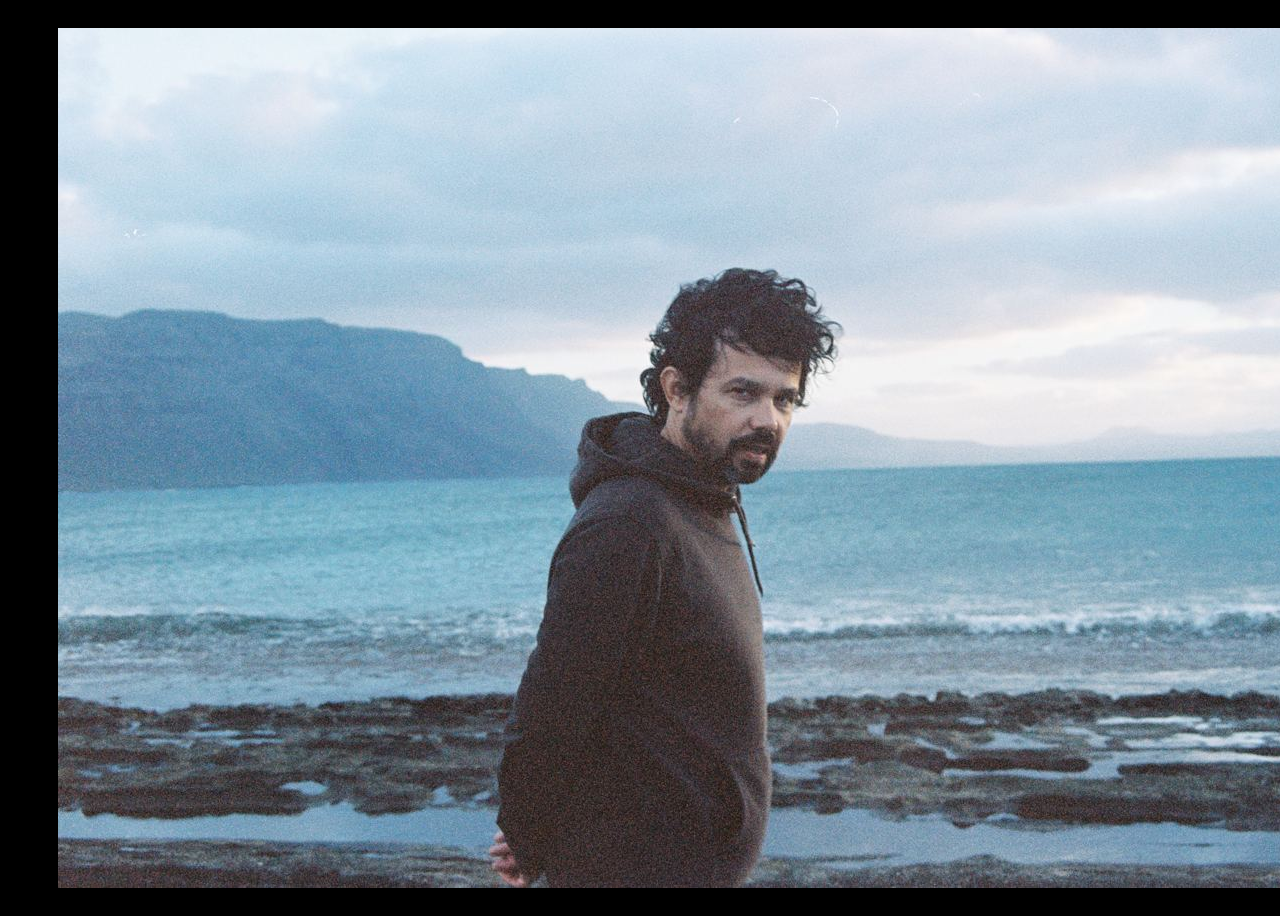
<file: index.html>
<!DOCTYPE html>
<html>
<body bgcolor="black">
    <a href="maya_unsuited">
        <img src="img/alex.jpg" alt="Alex Soares Duarte" style="vertical-align:middle;margin:20px 50px">
    </a>
</body>
</html>
</file>
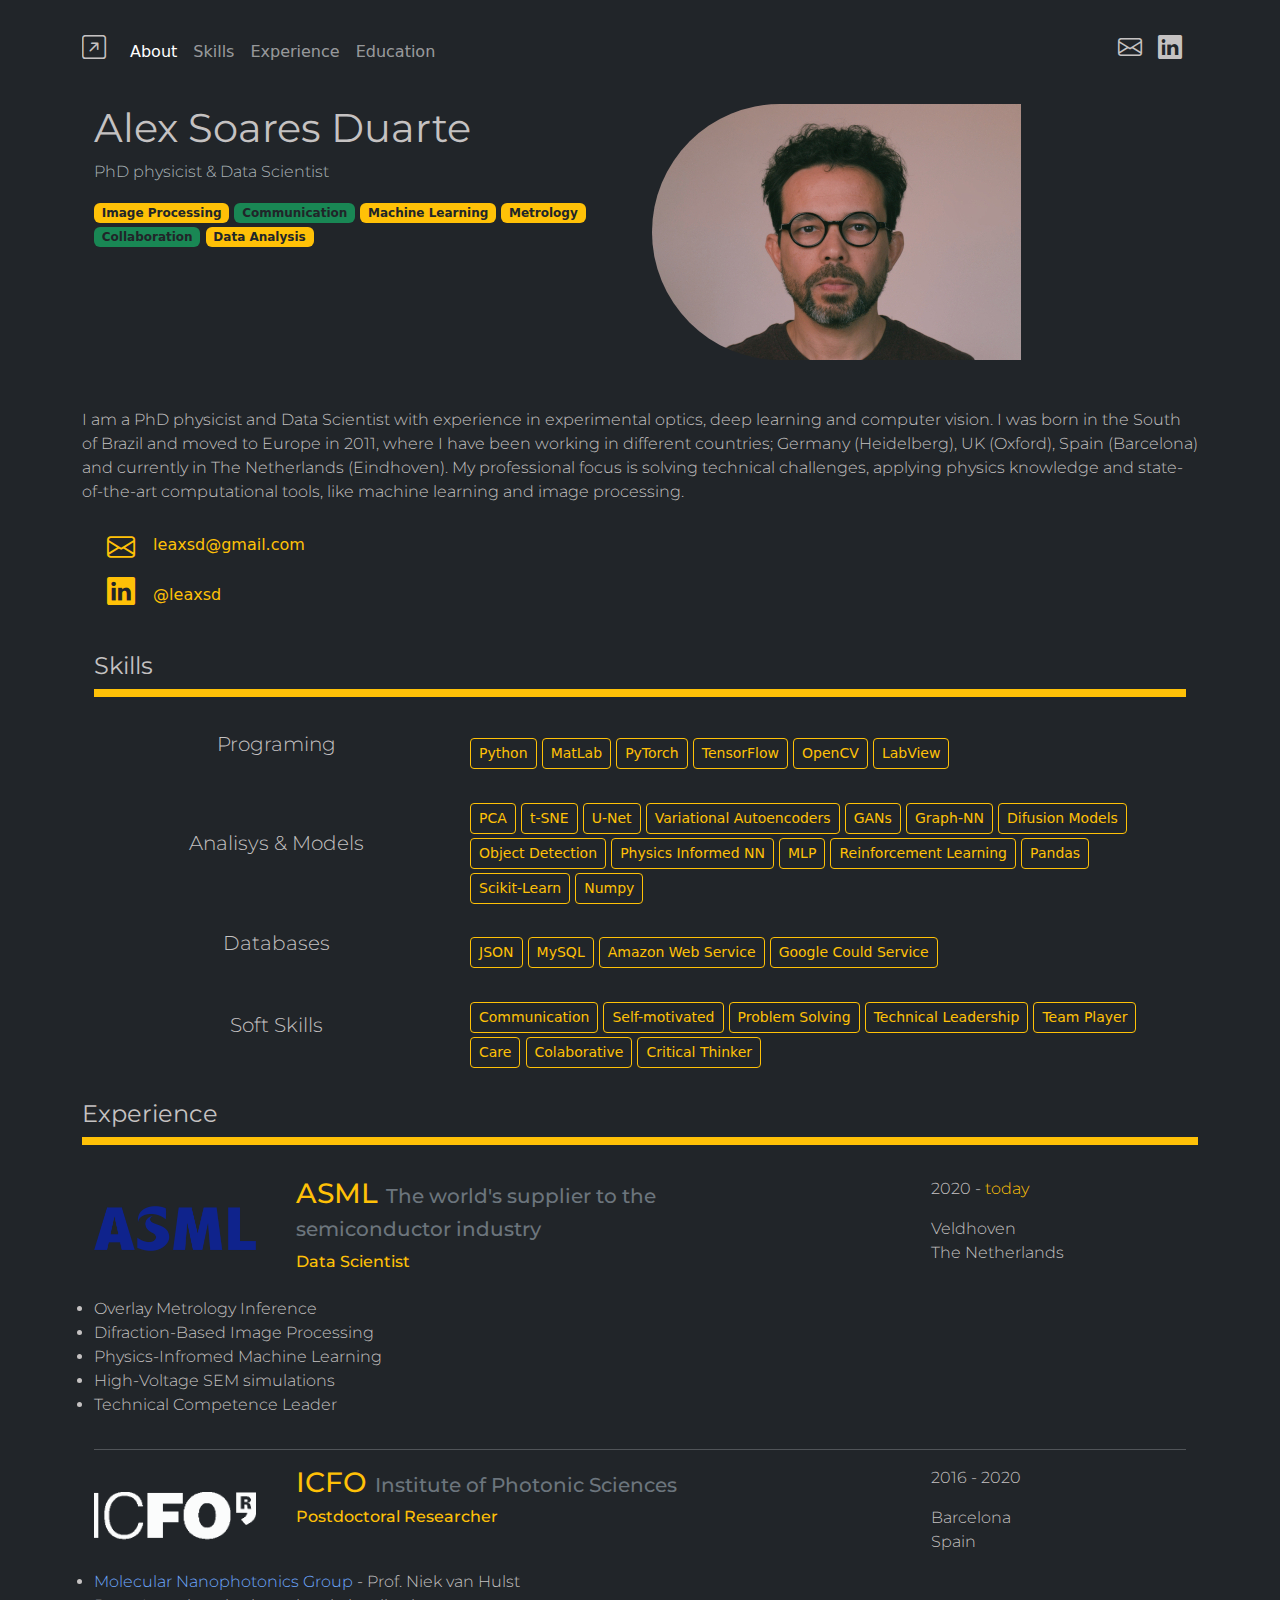
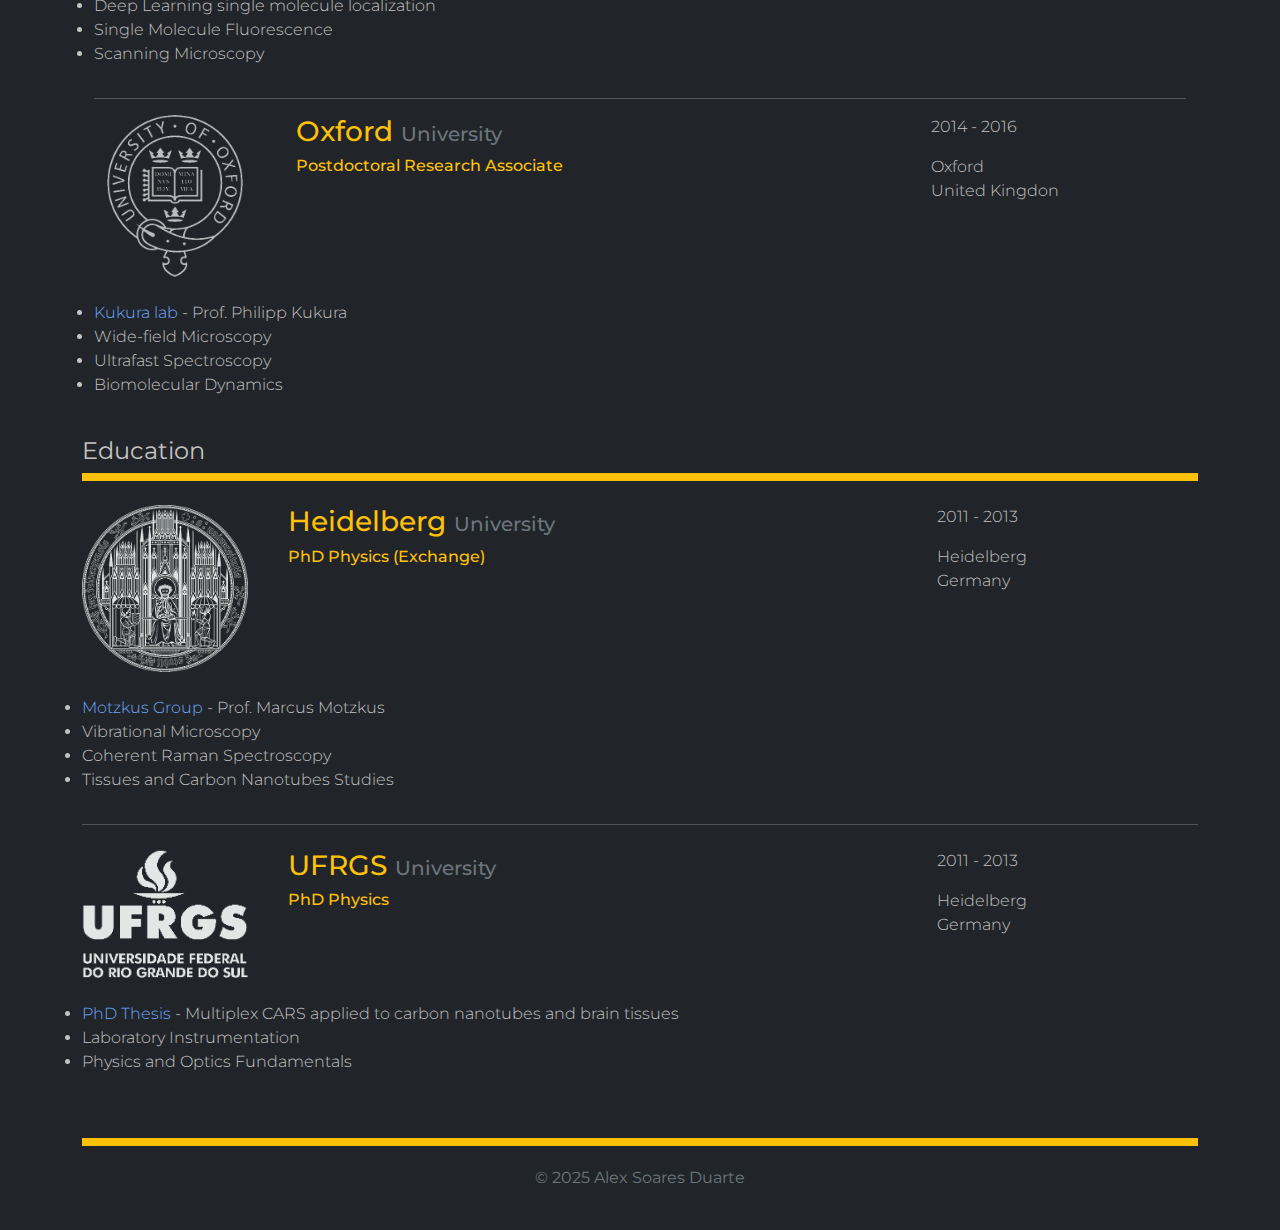
<file: eng/index.html>
<!doctype html>
<html lang="en" data-bs-theme="dark">
<meta charset="utf-8">
<meta name="viewport" content="width=device-width, initial-scale=1">
<meta name="description" content="physicist and data scientist">
<meta name="author" content="Alex Soares duarte">
<meta name="generator" content="Alex Soares Duarte">

<title>Alex Soares Duarte</title>

<head>
  <link rel="canonical" href="https://leaxsd.com/eng">
  <link rel="preconnect" href="https://fonts.googleapis.com">
  <link rel="preconnect" href="https://fonts.gstatic.com" crossorigin>
  <link
    href="https://fonts.googleapis.com/css2?family=Comfortaa:wght@300..700&family=DM+Serif+Display:ital@0;1&family=Montserrat:ital,wght@0,100..900;1,100..900&family=Roboto+Condensed:ital,wght@0,100..900;1,100..900&display=swap"
    rel="stylesheet">

  <link rel="icon" type="image/x-icon" href="./img/favicon.ico">
  <link rel="stylesheet" href="css/styles.css">

  <!-- Bootstrap Font Icon CSS -->
  <link rel="stylesheet" href="https://cdn.jsdelivr.net/npm/bootstrap-icons@1.11.3/font/bootstrap-icons.min.css">
  <link href="./assets/dist/css/bootstrap.min.css" rel="stylesheet">
</head>

<body data-bs-theme="dark">

  <div class="container py-4">

    <nav class="navbar navbar-expand sticky-top navbar-dark bg-dark">
      <a class="bi bi-arrow-up-right-square h4 me-3"></a>
      <button class="navbar-toggler" type="button" data-toggle="collapse" data-target="#navbarNavAltMarkup"
        aria-controls="navbarNavAltMarkup" aria-expanded="false" aria-label="Toggle navigation">
        <span class="navbar-toggler-icon"></span>
      </button>
      <div class="collapse navbar-collapse" id="navbarNavAltMarkup">
        <div class="navbar-nav">
          <a class="nav-item nav-link active" href="#about">About</a>
          <a class="nav-item nav-link" href="#skills">Skills</a>
          <a class="nav-item nav-link" href="#experience">Experience</a>
          <a class="nav-item nav-link" href="#education">Education</a>
        </div>
      </div>
      <a href="" class="bi bi-envelope h4 me-3" target="_blank" onclick="copyEmail('leaxsd@gmail.com')"></button>
        <a href="https://www.linkedin.com/in/leaxsd/" class="bi bi-linkedin h4 me-3"></a>
    </nav>

    <!-- About -->

    <section id="about">
      <div class="container py-4">
        <div class="row">
          <div class="col-6">
            <h1 class="display-6 montserrat fw-normal">Alex Soares Duarte </h1>
            <p class="montserrat text-muted"> PhD physicist &amp; Data Scientist </p>
            <span class="badge bg-warning text-dark">Image Processing</span>
            <span class="badge bg-success text-dark">Communication</span>
            <span class="badge bg-warning text-dark">Machine Learning</span>
            <span class="badge bg-warning text-dark">Metrology</span>
            <span class="badge bg-success text-dark">Collaboration</span>
            <span class="badge bg-warning text-dark">Data Analysis</span>
          </div>
          <div class="col-6">
            <img src="img/alex.jpg" class="rounded-start-pill w-auto">
          </div>
        </div>
      </div>

      <p class="montserrat mt-4">
        I am a PhD physicist and Data Scientist with experience in experimental optics, deep learning and computer
        vision. I was born in the South of Brazil and moved to Europe in 2011, where I have been working in different
        countries; Germany (Heidelberg), UK (Oxford), Spain (Barcelona) and currently in The Netherlands (Eindhoven). My
        professional focus is solving technical challenges, applying physics knowledge and state-of-the-art
        computational tools, like machine learning and image processing.
      </p>

      <div class="container">

        <div class="row pb-0">
          <a href="" class="text-decoration-none" title="leaxsd@gmail.com" onclick="copyEmail('leaxsd@gmail.com')">
            <button type="button" class="btn text-warning bi bi-envelope fs-3 align-middle pb-0"></button>
            <span class="text-warning fs-6 align-middle text-decoration-none pb-0">leaxsd@gmail.com</span>
          </a>
        </div>

        <div class="row pt-0">
          <a href="https://www.linkedin.com/in/leaxsd/" target="_blank" class="text-decoration-none pt-0"
            title="@leaxsd">
            <button type="button" class="btn text-warning bi bi-linkedin fs-3 align-middle pt-0"></button>
            <span class="text-warning fs-6">@leaxsd</span>
          </a>
        </div>

      </div>

    </section>

    <!-- Skills -->

    <section id="skills">
      <div class="container py-2 mt-4">
        <h4 class="montserrat fw-normal"> Skills </h4>
        <div class="divider py-1 bg-warning"></div>

        <div class="container py-4 mt-2">
          <div class="row">
            <div class="col-4 align-content-center">
              <p class="montserrat align-content-center text-center fs-5"> Programing </p>
            </div>
            <div class="col-8 align-content-center">
              <button type="button" class="btn btn-outline-warning btn-sm mt-1 me-0">Python</button>
              <button type="button" class="btn btn-outline-warning btn-sm mt-1 me-0">MatLab</button>
              <button type="button" class="btn btn-outline-warning btn-sm mt-1 me-0">PyTorch</button>
              <button type="button" class="btn btn-outline-warning btn-sm mt-1 me-0">TensorFlow</button>
              <button type="button" class="btn btn-outline-warning btn-sm mt-1 me-0">OpenCV</button>
              <button type="button" class="btn btn-outline-warning btn-sm mt-1 me-0">LabView</button>
            </div>
          </div>
          <div class="row mt-4">
            <div class="col-4 align-content-center">
              <p class="montserrat align-content-center text-center fs-5"> Analisys &amp; Models </p>
            </div>
            <div class="col-8 align-content-center">
              <button type="button" class="btn btn-outline-warning btn-sm mt-1 me-0">PCA</button>
              <button type="button" class="btn btn-outline-warning btn-sm mt-1 me-0">t-SNE</button>
              <button type="button" class="btn btn-outline-warning btn-sm mt-1 me-0">U-Net</button>
              <button type="button" class="btn btn-outline-warning btn-sm mt-1 me-0">Variational Autoencoders</button>
              <button type="button" class="btn btn-outline-warning btn-sm mt-1 me-0">GANs</button>
              <button type="button" class="btn btn-outline-warning btn-sm mt-1 me-0">Graph-NN</button>
              <button type="button" class="btn btn-outline-warning btn-sm mt-1 me-0">Difusion Models</button>
              <button type="button" class="btn btn-outline-warning btn-sm mt-1 me-0">Object Detection</button>
              <button type="button" class="btn btn-outline-warning btn-sm mt-1 me-0">Physics Informed NN</button>
              <button type="button" class="btn btn-outline-warning btn-sm mt-1 me-0">MLP</button>
              <button type="button" class="btn btn-outline-warning btn-sm mt-1 me-0">Reinforcement Learning</button>
              <button type="button" class="btn btn-outline-warning btn-sm mt-1 me-0">Pandas</button>
              <button type="button" class="btn btn-outline-warning btn-sm mt-1 me-0">Scikit-Learn</button>
              <button type="button" class="btn btn-outline-warning btn-sm mt-1 me-0">Numpy</button>
            </div>
          </div>

          <div class="row mt-4">
            <div class="col-4 align-content-center">
              <p class="montserrat align-content-center text-center fs-5"> Databases </p>
            </div>
            <div class="col-8 align-content-center">
              <button type="button" class="btn btn-outline-warning btn-sm mt-1 me-0">JSON</button>
              <button type="button" class="btn btn-outline-warning btn-sm mt-1 me-0">MySQL</button>
              <button type="button" class="btn btn-outline-warning btn-sm mt-1 me-0">Amazon Web Service</button>
              <button type="button" class="btn btn-outline-warning btn-sm mt-1 me-0">Google Could Service</button>
            </div>
          </div>

          <div class="row mt-4">
            <div class="col-4 align-content-center">
              <p class="montserrat align-content-center text-center fs-5"> Soft Skills </p>
            </div>
            <div class="col-8 align-content-center">
              <button type="button" class="btn btn-outline-warning btn-sm mt-1 me-0">Communication</button>
              <button type="button" class="btn btn-outline-warning btn-sm mt-1 me-0">Self-motivated</button>
              <button type="button" class="btn btn-outline-warning btn-sm mt-1 me-0">Problem Solving</button>
              <button type="button" class="btn btn-outline-warning btn-sm mt-1 me-0">Technical Leadership</button>
              <button type="button" class="btn btn-outline-warning btn-sm mt-1 me-0">Team Player</button>
              <button type="button" class="btn btn-outline-warning btn-sm mt-1 me-0">Care</button>
              <button type="button" class="btn btn-outline-warning btn-sm mt-1 me-0">Colaborative</button>
              <button type="button" class="btn btn-outline-warning btn-sm mt-1 me-0">Critical Thinker</button>
            </div>
          </div>

    </section>

    <!-- Experience -->

    <section id="experience">
      <h4 class="montserrat fw-normal"> Experience </h4>
      <div class="divider py-1 bg-warning"></div>

      <div class="container py-4 mt-2">

        <!-- ASML -->
        <div class="row">

          <div class="col-2 text-center align-content-center">
            <img class="img-responsive w-100" src="img/experience/asml.png">
          </div>
          <div class="col-7">
            <h3 class="montserrat fw-medium ms-3"><a class="text-warning text-decoration-none"
                href="https://www.asml.com/en">ASML</a> <small class="text-secondary h5">The world's supplier to the
                <br>semiconductor industry</small></h3>
            <h6 class="montserrat fw-medium text-warning ms-3">Data Scientist</h6>
          </div>
          <div class="col-3 text-start">
            <p class="montserrat fw-light">2020 - <span class="text-warning">today</span></p>
            <p class="montserrat fw-light">Veldhoven <br>The Netherlands</p>
          </div>

          <ul class="fa-ul mt-3">
            <li class="montserrat fw-light">Overlay Metrology Inference</li>
            <li class="montserrat fw-light">Difraction-Based Image Processing</li>
            <li class="montserrat fw-light">Physics-Infromed Machine Learning</li>
            <li class="montserrat fw-light">High-Voltage SEM simulations</li>
            <li class="montserrat fw-light">Technical Competence Leader</li>
          </ul>

        </div>
        <hr>

        <!-- ICFO -->
        <div class="row">

          <div class="col-2 text-center align-content-center">
            <img class="img-responsive w-100" src="img/experience/icfo.png">
          </div>
          <div class="col-7">
            <h3 class="montserrat fw-medium ms-3"><a class="text-warning text-decoration-none"
                href="https://www.icfo.eu/">ICFO</a>
              <small class="text-secondary h5">Institute of Photonic Sciences</small>
            </h3>
            <h6 class="montserrat fw-medium text-warning ms-3">Postdoctoral Researcher</h6>
          </div>
          <div class="col-3 text-right">
            <p class="montserrat fw-light">2016 - 2020</p>
            <p class="montserrat fw-light">Barcelona <br>Spain</p>
          </div>

          <ul class="fa-ul">
            <li class="montserrat fw-light"><a class="text-link text-decoration-none"
                href="https://www.icfo.eu/lang/research/groups/groups-details?group_id=24"> Molecular Nanophotonics
                Group </a>- Prof. Niek van Hulst</li>
            <li class="montserrat fw-light">Deep Learning single molecule localization</li>
            <li class="montserrat fw-light">Single Molecule Fluorescence</li>
            <li class="montserrat fw-light">Scanning Microscopy</li>
          </ul>

        </div>
        <hr>

        <!-- Oxford -->
        <div class="row">

          <div class="col-2 text-center align-content-center">
            <img class="img-responsive" src="img/experience/oxford.png" style="width:100%;">
          </div>
          <div class="col-7">
            <h3 class="montserrat fw-medium ms-3"><a class="text-warning text-decoration-none"
                href="https://www.ox.ac.uk/">Oxford</a> <small class="text-secondary h5">University</small></h3>
            <h6 class="montserrat fw-medium text-warning ms-3">Postdoctoral Research Associate</h6>
          </div>
          <div class="col-3 text-right">
            <p class="montserrat fw-light">2014 - 2016</p>
            <p class="montserrat fw-light">Oxford <br>United Kingdon</p>
          </div>

          <ul class="fa-ul mt-4">
            <li class="montserrat fw-light"><a class="text-link text-decoration-none"
                href="https://www.kukuralab.info/people"> Kukura lab </a>- Prof. Philipp Kukura</li>
            <li class="montserrat fw-light">Wide-field Microscopy</li>
            <li class="montserrat fw-light">Ultrafast Spectroscopy</li>
            <li class="montserrat fw-light">Biomolecular Dynamics</li>
          </ul>

        </div>

    </section>

    <section id="education">
      <h4 class="montserrat fw-normal"> Education </h4>
      <div class="divider py-1 bg-warning"></div>

      <!-- Heidelberg -->
      <div class="row mt-4">

        <div class="col-2 text-center align-content-center">
          <img class="img-responsive" src="img/experience/heidelberg.png" style="width:100%;">
        </div>
        <div class="col-7">
          <h3 class="montserrat fw-medium ms-3"><a class="text-warning text-decoration-none"
              href="https://www.uni-heidelberg.de/en">Heidelberg</a> <small class="text-secondary h5">University</small>
          </h3>
          <h6 class="montserrat fw-medium text-warning ms-3">PhD Physics (Exchange)</h6>
        </div>
        <div class="col-3 text-right">
          <p class="montserrat fw-light">2011 - 2013</p>
          <p class="montserrat fw-light">Heidelberg <br>Germany</p>
        </div>

        <ul class="fa-ul mt-4">
          <li class="montserrat fw-light"><a class="text-link text-decoration-none"
              href="https://www.uni-heidelberg.de/fakultaeten/chemgeo/pci/motzkus/"> Motzkus Group </a>- Prof. Marcus
            Motzkus</li>
          <li class="montserrat fw-light">Vibrational Microscopy</li>
          <li class="montserrat fw-light">Coherent Raman Spectroscopy</li>
          <li class="montserrat fw-light">Tissues and Carbon Nanotubes Studies</li>
        </ul>

      </div>

      <hr>

      <!-- UFRGS -->
      <div class="row mt-4">

        <div class="col-2 text-center align-content-center">
          <img class="img-responsive" src="img/experience/ufrgs.png" style="width:100%;">
        </div>
        <div class="col-7">
          <h3 class="montserrat fw-medium ms-3"><a class="text-warning text-decoration-none"
              href="https://www.ufrgs.br/site/english/ufrgs/">UFRGS</a> <small
              class="text-secondary h5">University</small></h3>
          <h6 class="montserrat fw-medium text-warning ms-3">PhD Physics</h6>
        </div>
        <div class="col-3 text-right">
          <p class="montserrat fw-light">2011 - 2013</p>
          <p class="montserrat fw-light">Heidelberg <br>Germany</p>
        </div>

        <ul class="fa-ul mt-4">
          <li class="montserrat fw-light"><a class="text-link text-decoration-none"
              href="https://lume.ufrgs.br/handle/10183/90315"> PhD Thesis </a>- Multiplex CARS applied to carbon
            nanotubes and brain tissues</li>
          <li class="montserrat fw-light">Laboratory Instrumentation</li>
          <li class="montserrat fw-light">Physics and Optics Fundamentals</li>
        </ul>

      </div>

      <div class="divider py-1 bg-warning mt-5"></div>
      <footer class="footer-text d-flex mt-1 justify-content-center">
        <p class="montserrat mt-3 fs-6 fw-normal text-secondary"> &copy; 2025 Alex Soares Duarte </p>
      </footer>

  </div>


</body>

<script src="./assets/dist/js/bootstrap.bundle.min.js"></script>
<script>
  function copyEmail(email) {
    navigator.clipboard.writeText(email).then(function () {
      alert('Email address copied to clipboard');
    }, function (err) {
      console.error('Could not copy text: ', err);
    });
  }
</script>

</html>
</file>
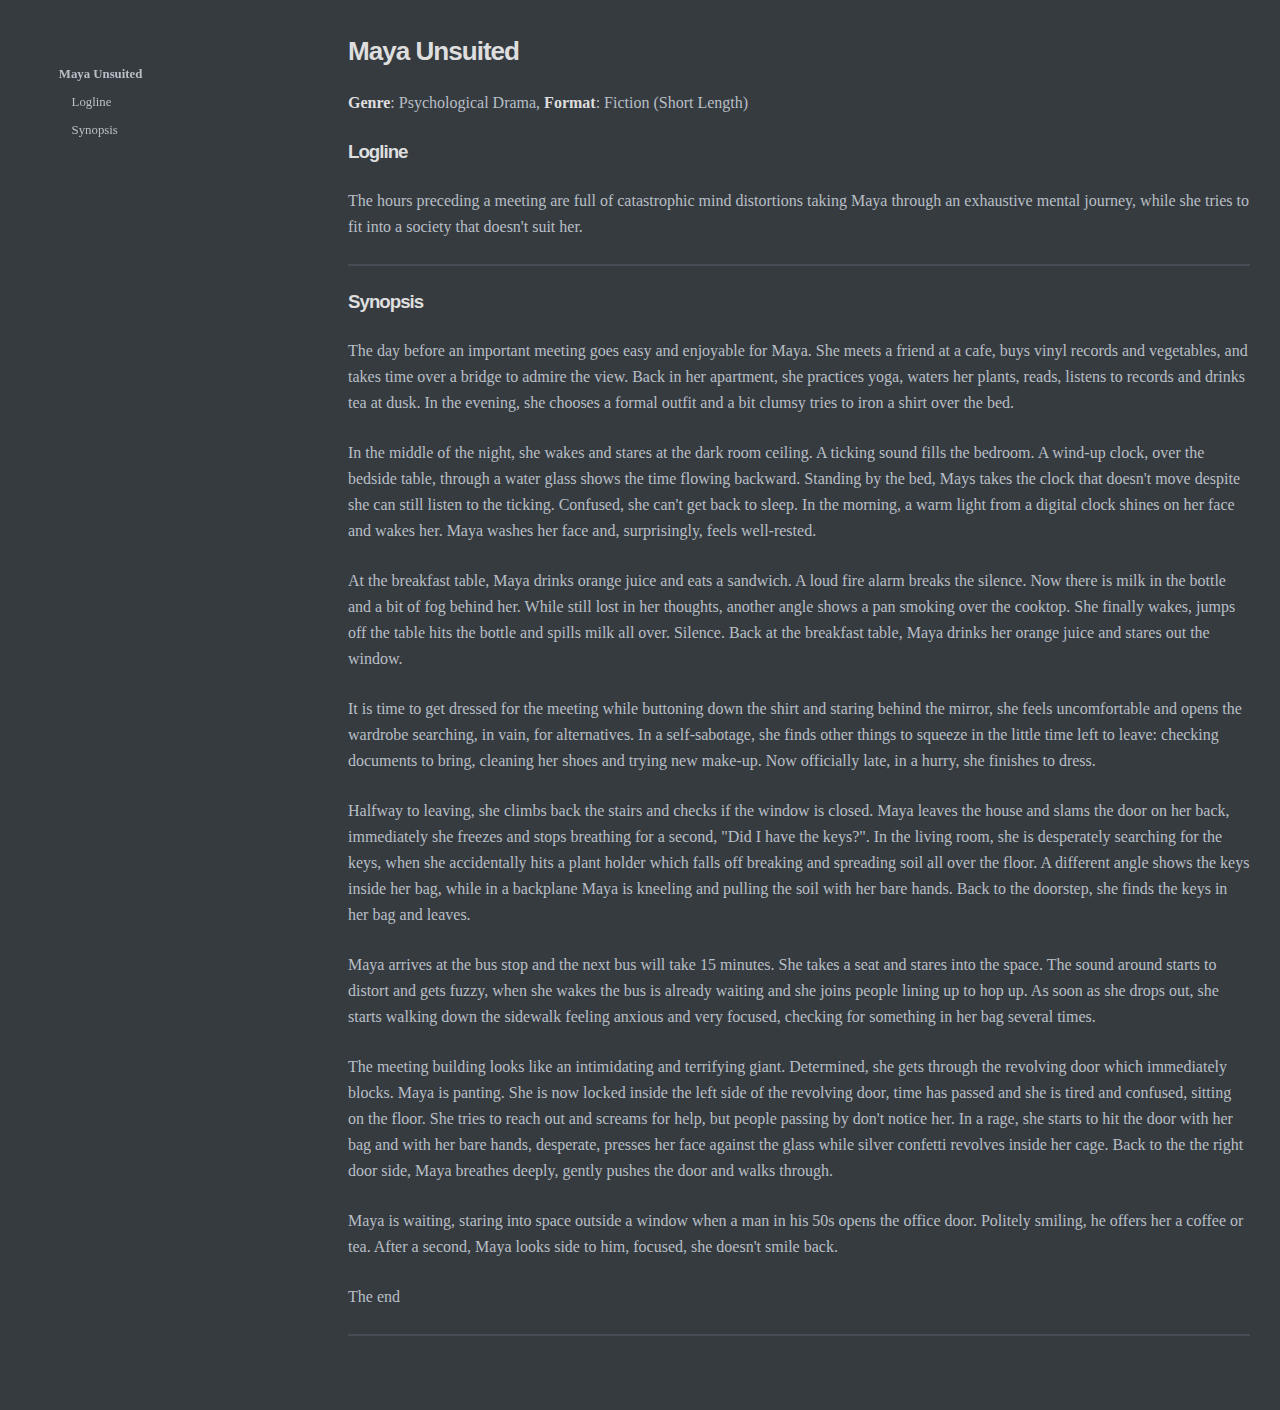
<file: maya_unsuited/index.html>
<!doctype html>
<html>
<head>
<meta charset='UTF-8'><meta name='viewport' content='width=device-width initial-scale=1'>

<style type='text/css'>html {overflow-x: initial !important;}:root { --bg-color: #ffffff; --text-color: #333333; --select-text-bg-color: #B5D6FC; --select-text-font-color: auto; --monospace: "Lucida Console",Consolas,"Courier",monospace; --title-bar-height: 20px; }
.mac-os-11 { --title-bar-height: 28px; }
html { font-size: 14px; background-color: var(--bg-color); color: var(--text-color); font-family: "Helvetica Neue", Helvetica, Arial, sans-serif; -webkit-font-smoothing: antialiased; }
h1, h2, h3, h4, h5 { white-space: pre-wrap; }
body { margin: 0px; padding: 0px; height: auto; inset: 0px; font-size: 1rem; line-height: 1.428571; overflow-x: hidden; background: inherit; }
iframe { margin: auto; }
a.url { word-break: break-all; }
a:active, a:hover { outline: 0px; }
.in-text-selection, ::selection { text-shadow: none; background: var(--select-text-bg-color); color: var(--select-text-font-color); }
#write { margin: 0px auto; height: auto; width: inherit; word-break: normal; overflow-wrap: break-word; position: relative; white-space: normal; overflow-x: visible; padding-top: 36px; }
#write.first-line-indent p { text-indent: 2em; }
#write.first-line-indent li p, #write.first-line-indent p * { text-indent: 0px; }
#write.first-line-indent li { margin-left: 2em; }
.for-image #write { padding-left: 8px; padding-right: 8px; }
body.typora-export { padding-left: 30px; padding-right: 30px; }
.typora-export .footnote-line, .typora-export li, .typora-export p { white-space: pre-wrap; }
.typora-export .task-list-item input { pointer-events: none; }
@media screen and (max-width: 500px) {
  body.typora-export { padding-left: 0px; padding-right: 0px; }
  #write { padding-left: 20px; padding-right: 20px; }
}
#write li > figure:last-child { margin-bottom: 0.5rem; }
#write ol, #write ul { position: relative; }
img { max-width: 100%; vertical-align: middle; image-orientation: from-image; }
button, input, select, textarea { color: inherit; font-style: inherit; font-variant-caps: inherit; font-weight: inherit; font-stretch: inherit; font-size: inherit; line-height: inherit; font-family: inherit; font-size-adjust: inherit; font-kerning: inherit; font-variant-alternates: inherit; font-variant-ligatures: inherit; font-variant-numeric: inherit; font-variant-east-asian: inherit; font-variant-position: inherit; font-variant-emoji: inherit; font-feature-settings: inherit; font-optical-sizing: inherit; font-variation-settings: inherit; }
input[type="checkbox"], input[type="radio"] { line-height: normal; padding: 0px; }
*, ::after, ::before { box-sizing: border-box; }
#write h1, #write h2, #write h3, #write h4, #write h5, #write h6, #write p, #write pre { width: inherit; }
#write h1, #write h2, #write h3, #write h4, #write h5, #write h6, #write p { position: relative; }
p { line-height: inherit; }
h1, h2, h3, h4, h5, h6 { break-after: avoid-page; break-inside: avoid; orphans: 4; }
p { orphans: 4; }
h1 { font-size: 2rem; }
h2 { font-size: 1.8rem; }
h3 { font-size: 1.6rem; }
h4 { font-size: 1.4rem; }
h5 { font-size: 1.2rem; }
h6 { font-size: 1rem; }
.md-math-block, .md-rawblock, h1, h2, h3, h4, h5, h6, p { margin-top: 1rem; margin-bottom: 1rem; }
.hidden { display: none; }
.md-blockmeta { color: rgb(204, 204, 204); font-weight: 700; font-style: italic; }
a { cursor: pointer; }
sup.md-footnote { padding: 2px 4px; background-color: rgba(238, 238, 238, 0.7); color: rgb(85, 85, 85); border-radius: 4px; cursor: pointer; }
sup.md-footnote a, sup.md-footnote a:hover { color: inherit; text-transform: inherit; text-decoration: inherit; }
#write input[type="checkbox"] { cursor: pointer; width: inherit; height: inherit; }
figure { overflow-x: auto; margin: 1.2em 0px; max-width: calc(100% + 16px); padding: 0px; }
figure > table { margin: 0px; }
thead, tr { break-inside: avoid; break-after: auto; }
thead { display: table-header-group; }
table { border-collapse: collapse; border-spacing: 0px; width: 100%; overflow: auto; break-inside: auto; text-align: left; }
table.md-table td { min-width: 32px; }
.CodeMirror-gutters { border-right-width: 0px; border-right-style: none; border-right-color: currentcolor; background-color: inherit; }
.CodeMirror-linenumber { -webkit-user-select: none; }
.CodeMirror { text-align: left; }
.CodeMirror-placeholder { opacity: 0.3; }
.CodeMirror pre { padding: 0px 4px; }
.CodeMirror-lines { padding: 0px; }
div.hr:focus { cursor: none; }
#write pre { white-space: pre-wrap; }
#write.fences-no-line-wrapping pre { white-space: pre; }
#write pre.ty-contain-cm { white-space: normal; }
.CodeMirror-gutters { margin-right: 4px; }
.md-fences { font-size: 0.9rem; display: block; break-inside: avoid; text-align: left; overflow: visible; white-space: pre; background: inherit; position: relative !important; }
.md-fences-adv-panel { width: 100%; margin-top: 10px; text-align: center; padding-top: 0px; padding-bottom: 8px; overflow-x: auto; }
#write .md-fences.mock-cm { white-space: pre-wrap; }
.md-fences.md-fences-with-lineno { padding-left: 0px; }
#write.fences-no-line-wrapping .md-fences.mock-cm { white-space: pre; overflow-x: auto; }
.md-fences.mock-cm.md-fences-with-lineno { padding-left: 8px; }
.CodeMirror-line, twitterwidget { break-inside: avoid; }
svg { break-inside: avoid; }
.footnotes { opacity: 0.8; font-size: 0.9rem; margin-top: 1em; margin-bottom: 1em; }
.footnotes + .footnotes { margin-top: 0px; }
.md-reset { margin: 0px; padding: 0px; border: 0px; outline: 0px; vertical-align: top; background: 0px 0px; text-decoration: none; text-shadow: none; float: none; position: static; width: auto; height: auto; white-space: nowrap; cursor: inherit; line-height: normal; font-weight: 400; text-align: left; box-sizing: content-box; direction: ltr; }
li div { padding-top: 0px; }
blockquote { margin: 1rem 0px; }
li .mathjax-block, li p { margin: 0.5rem 0px; }
li blockquote { margin: 1rem 0px; }
li { margin: 0px; position: relative; }
blockquote > :last-child { margin-bottom: 0px; }
blockquote > :first-child, li > :first-child { margin-top: 0px; }
.footnotes-area { color: rgb(136, 136, 136); margin-top: 0.714rem; padding-bottom: 0.143rem; white-space: normal; }
#write .footnote-line { white-space: pre-wrap; }
@media print {
  body, html { border: 1px solid transparent; height: 99%; break-after: avoid; break-before: avoid; font-variant-ligatures: no-common-ligatures; }
  #write { margin-top: 0px; border-color: transparent !important; padding-top: 0px !important; padding-bottom: 0px !important; }
  .typora-export * { print-color-adjust: exact; }
  .typora-export #write { break-after: avoid; }
  .typora-export #write::after { height: 0px; }
  .is-mac table { break-inside: avoid; }
  #write > p:nth-child(1) { margin-top: 0px; }
  .typora-export-show-outline .typora-export-sidebar { display: none; }
  figure { overflow-x: visible; }
}
.footnote-line { margin-top: 0.714em; font-size: 0.7em; }
a img, img a { cursor: pointer; }
pre.md-meta-block { font-size: 0.8rem; min-height: 0.8rem; white-space: pre-wrap; background: rgb(204, 204, 204); display: block; overflow-x: hidden; }
p > .md-image:only-child:not(.md-img-error) img, p > img:only-child { display: block; margin: auto; }
#write.first-line-indent p > .md-image:only-child:not(.md-img-error) img { left: -2em; position: relative; }
p > .md-image:only-child { display: inline-block; width: 100%; }
#write .MathJax_Display { margin: 0.8em 0px 0px; }
.md-math-block { width: 100%; }
.md-math-block:not(:empty)::after { display: none; }
.MathJax_ref { fill: currentcolor; }
[contenteditable="true"]:active, [contenteditable="true"]:focus, [contenteditable="false"]:active, [contenteditable="false"]:focus { outline: 0px; box-shadow: none; }
.md-task-list-item { position: relative; list-style-type: none; }
.task-list-item.md-task-list-item { padding-left: 0px; }
.md-task-list-item > input { position: absolute; top: 0px; left: 0px; margin-left: -1.2em; margin-top: calc(1em - 10px); border: medium; }
.math { font-size: 1rem; }
.md-toc { min-height: 3.58rem; position: relative; font-size: 0.9rem; border-radius: 10px; }
.md-toc-content { position: relative; margin-left: 0px; }
.md-toc-content::after, .md-toc::after { display: none; }
.md-toc-item { display: block; color: rgb(65, 131, 196); }
.md-toc-item a { text-decoration: none; }
.md-toc-inner:hover { text-decoration: underline; }
.md-toc-inner { display: inline-block; cursor: pointer; }
.md-toc-h1 .md-toc-inner { margin-left: 0px; font-weight: 700; }
.md-toc-h2 .md-toc-inner { margin-left: 2em; }
.md-toc-h3 .md-toc-inner { margin-left: 4em; }
.md-toc-h4 .md-toc-inner { margin-left: 6em; }
.md-toc-h5 .md-toc-inner { margin-left: 8em; }
.md-toc-h6 .md-toc-inner { margin-left: 10em; }
@media screen and (max-width: 48em) {
  .md-toc-h3 .md-toc-inner { margin-left: 3.5em; }
  .md-toc-h4 .md-toc-inner { margin-left: 5em; }
  .md-toc-h5 .md-toc-inner { margin-left: 6.5em; }
  .md-toc-h6 .md-toc-inner { margin-left: 8em; }
}
a.md-toc-inner { font-size: inherit; font-style: inherit; font-weight: inherit; line-height: inherit; }
.footnote-line a:not(.reversefootnote) { color: inherit; }
.reversefootnote { font-family: ui-monospace, sans-serif; }
.md-attr { display: none; }
.md-fn-count::after { content: "."; }
code, pre, samp, tt { font-family: var(--monospace); }
kbd { margin: 0px 0.1em; padding: 0.1em 0.6em; font-size: 0.8em; color: rgb(36, 39, 41); background: rgb(255, 255, 255); border: 1px solid rgb(173, 179, 185); border-radius: 3px; box-shadow: rgba(12, 13, 14, 0.2) 0px 1px 0px, rgb(255, 255, 255) 0px 0px 0px 2px inset; white-space: nowrap; vertical-align: middle; }
.md-comment { color: rgb(162, 127, 3); opacity: 0.6; font-family: var(--monospace); }
code { text-align: left; vertical-align: initial; }
a.md-print-anchor { white-space: pre !important; border-width: medium !important; border-style: none !important; border-color: currentcolor !important; display: inline-block !important; position: absolute !important; width: 1px !important; right: 0px !important; outline: 0px !important; background: 0px 0px !important; text-decoration: initial !important; text-shadow: initial !important; }
.os-windows.monocolor-emoji .md-emoji { font-family: "Segoe UI Symbol", sans-serif; }
.md-diagram-panel > svg { max-width: 100%; }
[lang="flow"] svg, [lang="mermaid"] svg { max-width: 100%; height: auto; }
[lang="mermaid"] .node text { font-size: 1rem; }
table tr th { border-bottom-width: 0px; border-bottom-style: none; border-bottom-color: currentcolor; }
video { max-width: 100%; display: block; margin: 0px auto; }
iframe { max-width: 100%; width: 100%; border: medium; }
.highlight td, .highlight tr { border: 0px; }
mark { background: rgb(255, 255, 0); color: rgb(0, 0, 0); }
.md-html-inline .md-plain, .md-html-inline strong, mark .md-inline-math, mark strong { color: inherit; }
.md-expand mark .md-meta { opacity: 0.3 !important; }
mark .md-meta { color: rgb(0, 0, 0); }
@media print {
  .typora-export h1, .typora-export h2, .typora-export h3, .typora-export h4, .typora-export h5, .typora-export h6 { break-inside: avoid; }
}
.md-diagram-panel .messageText { stroke: none !important; }
.md-diagram-panel .start-state { fill: var(--node-fill); }
.md-diagram-panel .edgeLabel rect { opacity: 1 !important; }
.md-fences.md-fences-math { font-size: 1em; }
.md-fences-advanced:not(.md-focus) { padding: 0px; white-space: nowrap; border: 0px; }
.md-fences-advanced:not(.md-focus) { background: inherit; }
.typora-export-show-outline .typora-export-content { max-width: 1440px; margin: auto; display: flex; flex-direction: row; }
.typora-export-sidebar { width: 300px; font-size: 0.8rem; margin-top: 80px; margin-right: 18px; }
.typora-export-show-outline #write { --webkit-flex: 2; flex: 2 1 0%; }
.typora-export-sidebar .outline-content { position: fixed; top: 0px; max-height: 100%; overflow: hidden auto; padding-bottom: 30px; padding-top: 60px; width: 300px; }
@media screen and (max-width: 1024px) {
  .typora-export-sidebar, .typora-export-sidebar .outline-content { width: 240px; }
}
@media screen and (max-width: 800px) {
  .typora-export-sidebar { display: none; }
}
.outline-content li, .outline-content ul { margin-left: 0px; margin-right: 0px; padding-left: 0px; padding-right: 0px; list-style: none; overflow-wrap: anywhere; }
.outline-content ul { margin-top: 0px; margin-bottom: 0px; }
.outline-content strong { font-weight: 400; }
.outline-expander { width: 1rem; height: 1.428571rem; position: relative; display: table-cell; vertical-align: middle; cursor: pointer; padding-left: 4px; }
.outline-expander::before { content: ""; position: relative; font-family: Ionicons; display: inline-block; font-size: 8px; vertical-align: middle; }
.outline-item { padding-top: 3px; padding-bottom: 3px; cursor: pointer; }
.outline-expander:hover::before { content: ""; }
.outline-h1 > .outline-item { padding-left: 0px; }
.outline-h2 > .outline-item { padding-left: 1em; }
.outline-h3 > .outline-item { padding-left: 2em; }
.outline-h4 > .outline-item { padding-left: 3em; }
.outline-h5 > .outline-item { padding-left: 4em; }
.outline-h6 > .outline-item { padding-left: 5em; }
.outline-label { cursor: pointer; display: table-cell; vertical-align: middle; text-decoration: none; color: inherit; }
.outline-label:hover { text-decoration: underline; }
.outline-item:hover { border-color: rgb(245, 245, 245); background-color: var(--item-hover-bg-color); }
.outline-item:hover { margin-left: -28px; margin-right: -28px; border-left-width: 28px; border-left-style: solid; border-left-color: transparent; border-right-width: 28px; border-right-style: solid; border-right-color: transparent; }
.outline-item-single .outline-expander::before, .outline-item-single .outline-expander:hover::before { display: none; }
.outline-item-open > .outline-item > .outline-expander::before { content: ""; }
.outline-children { display: none; }
.info-panel-tab-wrapper { display: none; }
.outline-item-open > .outline-children { display: block; }
.typora-export .outline-item { padding-top: 1px; padding-bottom: 1px; }
.typora-export .outline-item:hover { margin-right: -8px; border-right-width: 8px; border-right-style: solid; border-right-color: transparent; }
.typora-export .outline-expander::before { content: "+"; font-family: inherit; top: -1px; }
.typora-export .outline-expander:hover::before, .typora-export .outline-item-open > .outline-item > .outline-expander::before { content: "−"; }
.typora-export-collapse-outline .outline-children { display: none; }
.typora-export-collapse-outline .outline-item-open > .outline-children, .typora-export-no-collapse-outline .outline-children { display: block; }
.typora-export-no-collapse-outline .outline-expander::before { content: "" !important; }
.typora-export-show-outline .outline-item-active > .outline-item .outline-label { font-weight: 700; }
.md-inline-math-container mjx-container { zoom: 0.95; }
mjx-container { break-inside: avoid; }
.md-alert.md-alert-note { border-left-color: rgb(9, 105, 218); }
.md-alert.md-alert-important { border-left-color: rgb(130, 80, 223); }
.md-alert.md-alert-warning { border-left-color: rgb(154, 103, 0); }
.md-alert.md-alert-tip { border-left-color: rgb(31, 136, 61); }
.md-alert.md-alert-caution { border-left-color: rgb(207, 34, 46); }
.md-alert { padding: 0px 1em; margin-bottom: 16px; color: inherit; border-left-width: 0.25em; border-left-style: solid; border-left-color: rgb(0, 0, 0); }
.md-alert-text-note { color: rgb(9, 105, 218); }
.md-alert-text-important { color: rgb(130, 80, 223); }
.md-alert-text-warning { color: rgb(154, 103, 0); }
.md-alert-text-tip { color: rgb(31, 136, 61); }
.md-alert-text-caution { color: rgb(207, 34, 46); }
.md-alert-text { font-size: 0.9rem; font-weight: 700; }
.md-alert-text svg { fill: currentcolor; position: relative; top: 0.125em; margin-right: 1ch; overflow: visible; }
.md-alert-text-container::after { content: attr(data-text); text-transform: capitalize; pointer-events: none; margin-right: 1ch; }


:root {
  --mermaid-theme: night;
}

[lang='mermaid'] .label {
  color: #333;
}

/* CSS Document */

/** code highlight */

.cm-s-inner .cm-variable,
.cm-s-inner .cm-operator,
.cm-s-inner .cm-property {
    color: #b8bfc6;
}

.cm-s-inner .cm-keyword {
    color: #C88FD0;
}

.cm-s-inner .cm-tag {
    color: #7DF46A;
}

.cm-s-inner .cm-attribute {
    color: #7575E4;
}

.CodeMirror div.CodeMirror-cursor {
    border-left: 1px solid #b8bfc6;
    z-index: 3;
}

.cm-s-inner .cm-string {
    color: #D26B6B;
}

.cm-s-inner .cm-comment,
.cm-s-inner.cm-comment {
    color: #DA924A;
}

.cm-s-inner .cm-header,
.cm-s-inner .cm-def,
.cm-s-inner.cm-header,
.cm-s-inner.cm-def {
    color: #8d8df0;
}

.cm-s-inner .cm-quote,
.cm-s-inner.cm-quote {
    color: #57ac57;
}

.cm-s-inner .cm-hr {
    color: #d8d5d5;
}

.cm-s-inner .cm-link {
    color: #d3d3ef;
}

.cm-s-inner .cm-negative {
    color: #d95050;
}

.cm-s-inner .cm-positive {
    color: #50e650;
}

.cm-s-inner .cm-string-2 {
    color: #f50;
}

.cm-s-inner .cm-meta,
.cm-s-inner .cm-qualifier {
    color: #b7b3b3;
}

.cm-s-inner .cm-builtin {
    color: #f3b3f8;
}

.cm-s-inner .cm-bracket {
    color: #997;
}

.cm-s-inner .cm-atom,
.cm-s-inner.cm-atom {
    color: #84B6CB;
}

.cm-s-inner .cm-number {
    color: #64AB8F;
}

.cm-s-inner .cm-variable {
    color: #b8bfc6;
}

.cm-s-inner .cm-variable-2 {
    color: #9FBAD5;
}

.cm-s-inner .cm-variable-3 {
    color: #1cc685;
}

.CodeMirror-selectedtext,
.CodeMirror-selected {
    background: #4a89dc;
    color: #fff !important;
    text-shadow: none;
}

.CodeMirror-gutters {
    border-right: none;
}

/* CSS Document */

/** markdown source **/
.cm-s-typora-default .cm-header, 
.cm-s-typora-default .cm-property
{
    color: #cebcca;
}

.CodeMirror.cm-s-typora-default div.CodeMirror-cursor{
    border-left: 3px solid #b8bfc6;
}

.cm-s-typora-default .cm-comment {
    color: #9FB1FF;
}

.cm-s-typora-default .cm-string {
    color: #A7A7D9
}

.cm-s-typora-default .cm-atom, .cm-s-typora-default .cm-number {
    color: #848695;
    font-style: italic;
}

.cm-s-typora-default .cm-link {
    color: #95B94B;
}

.cm-s-typora-default .CodeMirror-activeline-background {
    background: rgba(51, 51, 51, 0.72);
}

.cm-s-typora-default .cm-comment, .cm-s-typora-default .cm-code {
	color: #8aa1e1;
}@import "";
@import "";
@import "";

:root {
    --bg-color:  #363B40;
    --side-bar-bg-color: #2E3033;
    --text-color: #b8bfc6;

    --select-text-bg-color:#4a89dc;

    --item-hover-bg-color: #0a0d16;
    --control-text-color: #b7b7b7;
    --control-text-hover-color: #eee;
    --window-border: 1px solid #555;

    --active-file-bg-color: rgb(34, 34, 34);
    --active-file-border-color: #8d8df0;

    --primary-color: #a3d5fe;

    --active-file-text-color: white;
    --item-hover-bg-color: #70717d;
    --item-hover-text-color: white;
    --primary-color: #6dc1e7;

    --rawblock-edit-panel-bd: #333;

    --search-select-bg-color: #428bca;
}

html {
    font-size: 16px;
    -webkit-font-smoothing: antialiased;
}

html,
body {
    -webkit-text-size-adjust: 100%;
    -ms-text-size-adjust: 100%;
    background: #363B40;
    background: var(--bg-color);
    fill: currentColor;
    line-height: 1.625rem;
}

#write {
    max-width: 914px;
}


@media only screen and (min-width: 1400px) {
	#write {
		max-width: 1024px;
	}
}

@media only screen and (min-width: 1800px) {
	#write {
		max-width: 1200px;
	}
}

html,
body,
button,
input,
select,
textarea,
div.code-tooltip-content {
    color: #b8bfc6;
    border-color: transparent;
}

div.code-tooltip,
.md-hover-tip .md-arrow:after {
    background: #333;
}

.native-window #md-notification {
    border: 1px solid #70717d;
}

.popover.bottom > .arrow:after {
    border-bottom-color: #333;
}

html,
body,
button,
input,
select,
textarea {
    font-family: "Helvetica Neue", Helvetica, Arial, 'Segoe UI Emoji', sans-serif;
}

hr {
    height: 2px;
    border: 0;
    margin: 24px 0 !important;
}

h1,
h2,
h3,
h4,
h5,
h6 {
    font-family: "Lucida Grande", "Corbel", sans-serif;
    font-weight: normal;
    clear: both;
    -ms-word-wrap: break-word;
    word-wrap: break-word;
    margin: 0;
    padding: 0;
    color: #DEDEDE
}

h1 {
    font-size: 2.5rem;
    /* 36px */
    line-height: 2.75rem;
    /* 40px */
    margin-bottom: 1.5rem;
    /* 24px */
    letter-spacing: -1.5px;
}

h2 {
    font-size: 1.63rem;
    /* 24px */
    line-height: 1.875rem;
    /* 30px */
    margin-bottom: 1.5rem;
    /* 24px */
    letter-spacing: -1px;
    font-weight: bold;
}

h3 {
    font-size: 1.17rem;
    /* 18px */
    line-height: 1.5rem;
    /* 24px */
    margin-bottom: 1.5rem;
    /* 24px */
    letter-spacing: -1px;
    font-weight: bold;
}

h4 {
    font-size: 1.12rem;
    /* 16px */
    line-height: 1.375rem;
    /* 22px */
    margin-bottom: 1.5rem;
    /* 24px */
    color: white;
}

h5 {
    font-size: 0.97rem;
    /* 16px */
    line-height: 1.25rem;
    /* 22px */
    margin-bottom: 1.5rem;
    /* 24px */
    font-weight: bold;
}

h6 {
    font-size: 0.93rem;
    /* 16px */
    line-height: 1rem;
    /* 16px */
    margin-bottom: 0.75rem;
    color: white;
}

@media (min-width: 980px) {
    h3.md-focus:before,
    h4.md-focus:before,
    h5.md-focus:before,
    h6.md-focus:before {
        color: #ddd;
        border: 1px solid #ddd;
        border-radius: 3px;
        position: absolute;
        left: -1.642857143rem;
        top: .357142857rem;
        float: left;
        font-size: 9px;
        padding-left: 2px;
        padding-right: 2px;
        vertical-align: bottom;
        font-weight: normal;
        line-height: normal;
    }

    h3.md-focus:before {
        content: 'h3';
    }

    h4.md-focus:before {
        content: 'h4';
    }

    h5.md-focus:before {
        content: 'h5';
        top: 0px;
    }

    h6.md-focus:before {
        content: 'h6';
        top: 0px;
    }
}

a {
    text-decoration: none;
    outline: 0;
}

a:hover {
    outline: 0;
}

a:focus {
    outline: thin dotted;
}

sup.md-footnote {
    background-color: #555;
    color: #ddd;
}

p {
    -ms-word-wrap: break-word;
    word-wrap: break-word;
}

p,
ul,
dd,
ol,
hr,
address,
pre,
table,
iframe,
.wp-caption,
.wp-audio-shortcode,
.wp-video-shortcode {
    margin-top: 0;
    margin-bottom: 1.5rem;
    /* 24px */
}

audio:not([controls]) {
    display: none;
}

[hidden] {
    display: none;
}

::-moz-selection {
    background: #4a89dc;
    color: #fff;
    text-shadow: none;
}

*.in-text-selection,
::selection {
    background: #4a89dc;
    color: #fff;
    text-shadow: none;
}

ul,
ol {
    padding: 0 0 0 1.875rem;
    /* 30px */
}

ul {
    list-style: square;
}

ol {
    list-style: decimal;
}

ul ul,
ol ol,
ul ol,
ol ul {
    margin: 0;
}

b,
th,
dt,
strong {
    font-weight: bold;
}

i,
em,
dfn,
cite {
    font-style: italic;
}

blockquote {
    padding-left: 1.875rem;
    margin: 0 0 1.875rem 1.875rem;
    border-left: solid 2px #474d54;
    padding-left: 30px;
    margin-top: 35px;
}

pre,
code,
kbd,
tt,
var {
    font-size: 0.875em;
    font-family: Monaco, Consolas, "Andale Mono", "DejaVu Sans Mono", monospace;
}

code,
tt,
var {
    background: rgba(0, 0, 0, 0.05);
}

kbd {
    padding: 2px 4px;
    font-size: 90%;
    color: #fff;
    background-color: #333;
    border-radius: 3px;
    box-shadow: inset 0 -1px 0 rgba(0,0,0,.25);
}

pre.md-fences {
    padding: 10px 10px 10px 30px;
    margin-bottom: 20px;
    background: #333;
}

.CodeMirror-gutters {
    background: #333;
    border-right: 1px solid transparent;
}

.enable-diagrams pre.md-fences[lang="sequence"] .code-tooltip,
.enable-diagrams pre.md-fences[lang="flow"] .code-tooltip,
.enable-diagrams pre.md-fences[lang="mermaid"] .code-tooltip {
    bottom: -2.2em;
    right: 4px;
}

code,
kbd,
tt,
var {
    padding: 2px 5px;
}

table {
    max-width: 100%;
    width: 100%;
    border-collapse: collapse;
    border-spacing: 0;
}

th,
td {
    padding: 5px 10px;
    vertical-align: top;
}

a {
    -webkit-transition: all .2s ease-in-out;
    transition: all .2s ease-in-out;
}

hr {
    background: #474d54;
    /* variable */
}

h1 {
    margin-top: 2em;
}

a {
    color: #e0e0e0;
    text-decoration: underline;
}

a:hover {
    color: #fff;
}

.md-inline-math script {
    color: #81b1db;
}

b,
th,
dt,
strong {
    color: #DEDEDE;
    /* variable */
}

mark {
    background: #D3D40E;
}

blockquote {
    color: #9DA2A6;
}

table a {
    color: #DEDEDE;
    /* variable */
}

th,
td {
    border: solid 1px #474d54;
    /* variable */
}

.task-list {
    padding-left: 0;
}

.md-task-list-item {
    padding-left: 1.25rem;
}

.md-task-list-item > input {
    top: auto;
}

.md-task-list-item > input:before {
    content: "";
    display: inline-block;
    width: 0.875rem;
    height: 0.875rem;
    vertical-align: middle;
    text-align: center;
    border: 1px solid #b8bfc6;
    background-color: #363B40;
    margin-top: -0.4rem;
}

.md-task-list-item > input:checked:before,
.md-task-list-item > input[checked]:before {
    content: '\221A';
    /*◘*/
    font-size: 0.625rem;
    line-height: 0.625rem;
    color: #DEDEDE;
}

/** quick open **/
.auto-suggest-container {
    border: 0px;
    background-color: #525C65;
}

#typora-quick-open {
    background-color: #525C65;
}

#typora-quick-open input{
    background-color: #525C65;
    border: 0;
    border-bottom: 1px solid grey;
}

.typora-quick-open-item {
    background-color: inherit;
    color: inherit;
}

.typora-quick-open-item.active,
.typora-quick-open-item:hover {
    background-color: #4D8BDB;
    color: white;
}

.typora-quick-open-item:hover {
    background-color: rgba(77, 139, 219, 0.8);
}

.typora-search-spinner > div {
  background-color: #fff;
}

#write pre.md-meta-block {
    border-bottom: 1px dashed #ccc;
    background: transparent;
    padding-bottom: 0.6em;
    line-height: 1.6em;
}

.btn,
.btn .btn-default {
    background: transparent;
    color: #b8bfc6;
}

.ty-table-edit {
    border-top: 1px solid gray;
    background-color: #363B40;
}

.popover-title {
    background: transparent;
}

.md-image>.md-meta {
    color: #BBBBBB;
    background: transparent;
}

.md-expand.md-image>.md-meta {
    color: #DDD;
}

#write>h3:before,
#write>h4:before,
#write>h5:before,
#write>h6:before {
    border: none;
    border-radius: 0px;
    color: #888;
    text-decoration: underline;
    left: -1.4rem;
    top: 0.2rem;
}

#write>h3.md-focus:before {
    top: 2px;
}

#write>h4.md-focus:before {
    top: 2px;
}

.md-toc-item {
    color: #A8C2DC;
}

#write div.md-toc-tooltip {
    background-color: #363B40;
}

.dropdown-menu .btn:hover,
.dropdown-menu .btn:focus,
.md-toc .btn:hover,
.md-toc .btn:focus {
    color: white;
    background: black;
}

#toc-dropmenu {
    background: rgba(50, 54, 59, 0.93);
    border: 1px solid rgba(253, 253, 253, 0.15);
}

#toc-dropmenu .divider {
    background-color: #9b9b9b;
}

.outline-expander:before {
    top: 2px;
}

#typora-sidebar {
    box-shadow: none;
    border-right: 1px dashed;
    border-right: none;
}

.sidebar-tabs {
    border-bottom:0;
}

#typora-sidebar:hover .outline-title-wrapper {
    border-left: 1px dashed;
}

.outline-title-wrapper .btn {
    color: inherit;
}

.outline-item:hover {
    border-color: #363B40;
    background-color: #363B40;
    color: white;
}

h1.md-focus .md-attr,
h2.md-focus .md-attr,
h3.md-focus .md-attr,
h4.md-focus .md-attr,
h5.md-focus .md-attr,
h6.md-focus .md-attr,
.md-header-span .md-attr {
    color: #8C8E92;
    display: inline;
}

.md-comment {
    color: #5a95e3;
    opacity: 0.8;
}

.md-inline-math svg {
    color: #b8bfc6;
}

#math-inline-preview .md-arrow:after {
    background: black;
}

.modal-content {
    background: var(--bg-color);
    border: 0;
}

.modal-title {
    font-size: 1.5em;
}

.modal-content input {
    background-color: rgba(26, 21, 21, 0.51);
    color: white;
}

.modal-content .input-group-addon {
    color: white;
}

.modal-backdrop {
    background-color: rgba(174, 174, 174, 0.7);
}

.modal-content .btn-primary {
    border-color: var(--primary-color);
}

.md-table-resize-popover {
    background-color: #333;
}

.form-inline .input-group .input-group-addon {
    color: white;
}

#md-searchpanel {
    border-bottom: 1px dashed grey;
}

/** UI for electron */

.context-menu,
#spell-check-panel,
#footer-word-count-info {
    background-color: #42464A;
}

.context-menu.dropdown-menu .divider,
.dropdown-menu .divider {
    background-color: #777777;
    opacity: 1;
}

footer {
    color: inherit;
}

@media (max-width: 1000px) {
    footer {
        border-top: none;
    }
    footer:hover {
        color: inherit;
    }
}

#file-info-file-path .file-info-field-value:hover {
    background-color: #555;
    color: #dedede;
}

.megamenu-content,
.megamenu-opened header {
    background: var(--bg-color);
}

.megamenu-menu-panel h2,
.megamenu-menu-panel h1,
.long-btn {
    color: inherit;
}

.megamenu-menu-panel input[type='text'] {
    background: inherit;
    border: 0;
    border-bottom: 1px solid;
}

#recent-file-panel-action-btn {
    background: inherit;
    border: 1px grey solid;
}

.megamenu-menu-panel .dropdown-menu > li > a {
    color: inherit;
    background-color: #2F353A;
    text-decoration: none;
}

.megamenu-menu-panel table td:nth-child(1) {
    color: inherit;
    font-weight: bold;
}

.megamenu-menu-panel tbody tr:hover td:nth-child(1) {
    color: white;
}

.modal-footer .btn-default, 
.modal-footer .btn-primary,
.modal-footer .btn-default:not(:hover) {
    border: 1px solid;
    border-color: transparent;
}

.btn-primary {
    color: white;
}

.btn-default:hover, .btn-default:focus, .btn-default.focus, .btn-default:active, .btn-default.active, .open > .dropdown-toggle.btn-default {
    color: white;
    border: 1px solid #ddd;
    background-color: inherit;
}

.modal-header {
    border-bottom: 0;
}

.modal-footer {
    border-top: 0;
}

#recent-file-panel tbody tr:nth-child(2n-1) {
    background-color: transparent !important;
}

.megamenu-menu-panel tbody tr:hover td:nth-child(2) {
    color: inherit;
}

.megamenu-menu-panel .btn {
    border: 1px solid #eee;
    background: transparent;
}

.mouse-hover .toolbar-icon.btn:hover,
#w-full.mouse-hover,
#w-pin.mouse-hover {
    background-color: inherit;
}

.typora-node::-webkit-scrollbar {
    width: 5px;
}

.typora-node::-webkit-scrollbar-thumb:vertical {
    background: rgba(250, 250, 250, 0.3);
}

.typora-node::-webkit-scrollbar-thumb:vertical:active {
    background: rgba(250, 250, 250, 0.5);
}

#w-unpin {
    background-color: #4182c4;
}

#top-titlebar, #top-titlebar * {
    color: var(--item-hover-text-color);
}

.typora-sourceview-on #toggle-sourceview-btn,
#footer-word-count:hover,
.ty-show-word-count #footer-word-count {
    background: #333333;
}

#toggle-sourceview-btn:hover {
    color: #eee;
    background: #333333;
}

/** focus mode */
.on-focus-mode .md-end-block:not(.md-focus):not(.md-focus-container) * {
    color: #686868 !important;
}

.on-focus-mode .md-end-block:not(.md-focus) img,
.on-focus-mode .md-task-list-item:not(.md-focus-container)>input {
    opacity: #686868 !important;
}

.on-focus-mode li[cid]:not(.md-focus-container){
    color: #686868;
}

.on-focus-mode .md-fences.md-focus .CodeMirror-code>*:not(.CodeMirror-activeline) *,
.on-focus-mode .CodeMirror.cm-s-inner:not(.CodeMirror-focused) * {
    color: #686868 !important;
}

.on-focus-mode .md-focus,
.on-focus-mode .md-focus-container {
    color: #fff;
}

.on-focus-mode #typora-source .CodeMirror-code>*:not(.CodeMirror-activeline) * {
    color: #686868 !important;
}


/*diagrams*/
#write .md-focus .md-diagram-panel {
    border: 1px solid #ddd;
    margin-left: -1px;
    width: calc(100% + 2px);
}

/*diagrams*/
#write .md-focus.md-fences-with-lineno .md-diagram-panel {
    margin-left: auto;
}

.md-diagram-panel-error {
    color: #f1908e;
}

.active-tab-files #info-panel-tab-file,
.active-tab-files #info-panel-tab-file:hover,
.active-tab-outline #info-panel-tab-outline,
.active-tab-outline #info-panel-tab-outline:hover {
    color: #eee;
}

.sidebar-footer-item:hover,
.footer-item:hover {
    background: inherit;
    color: white;
}

.ty-side-sort-btn.active,
.ty-side-sort-btn:hover,
.selected-folder-menu-item a:after {
    color: white;
}

#sidebar-files-menu {
    border:solid 1px;
    box-shadow: 4px 4px 20px rgba(0, 0, 0, 0.79);
    background-color: var(--bg-color);
}

.file-list-item {
    border-bottom:none;
}

.file-list-item-summary {
    opacity: 1;
}

.file-list-item.active:first-child {
    border-top: none;
}

.file-node-background {
    height: 32px;
}

.file-library-node.active>.file-node-content,
.file-list-item.active {
    color: white;
    color: var(--active-file-text-color);
}

.file-library-node.active>.file-node-background{
    background-color: rgb(34, 34, 34);
    background-color: var(--active-file-bg-color);
}
.file-list-item.active {
    background-color: rgb(34, 34, 34);
    background-color: var(--active-file-bg-color);
}

#ty-tooltip {
    background-color: black;
    color: #eee;
}

.md-task-list-item>input {
    margin-left: -1.3em;
    margin-top: 0.3rem;
    -webkit-appearance: none;
}

.md-mathjax-midline {
    background-color: #57616b;
    border-bottom: none;
}

footer.ty-footer {
    border-color: #656565;
}

.ty-preferences .btn-default {
    background: transparent;
}
.ty-preferences .btn-default:hover {
    background: #57616b;
}

.ty-preferences select {
    border: 1px solid #989698;
    height: 21px;
}

.ty-preferences .nav-group-item.active,
.export-item.active,
.export-items-list-control,
.export-detail {
    background: var(--item-hover-bg-color);
}

.ty-preferences input[type="search"] {
    border-color: #333;
    background: #333;
    line-height: 22px;
    border-radius: 6px;
    color: white;
}

.ty-preferences input[type="search"]:focus {
    box-shadow: none;
}

[data-is-directory="true"] .file-node-content {
    margin-bottom: 0;
}

.file-node-title {
    line-height: 22px;
}

.html-for-mac .file-node-open-state, .html-for-mac .file-node-icon {
    line-height: 26px;
}

::-webkit-scrollbar-thumb {
    background: rgba(230, 230, 230, 0.30);
}

::-webkit-scrollbar-thumb:active {
    background: rgba(230, 230, 230, 0.50);
}

#typora-sidebar:hover div.sidebar-content-content::-webkit-scrollbar-thumb:horizontal {
    background: rgba(230, 230, 230, 0.30);
}

.nav-group-item:active {
    background-color: #474d54 !important;
}

.md-search-hit {
    background: rgba(199, 140, 60, 0.81);
    color: #eee;
}

.md-search-hit * {
    color: #eee;
}

#md-searchpanel input {
    color: white;
}

.modal-backdrop.in {
    opacity: 1;
    backdrop-filter: blur(1px);
}

.clear-btn-icon {
    top: 8px;
}

/* try fix https://github.com/typora/typora-issues/issues/5253 */
.file-node-expanded>.file-node-children {
    display: grid;
  }

.md-alert-text-note {
    color: rgb(47, 129, 247);
}
.md-alert-text-important {
    color: rgb(163, 113, 247);
}
.md-alert-text-warning {
    color:  rgb(210, 153, 34);
}
body {
    font-family: JetBrains Mono;
  }
 @media print { @page {margin: 0 0 0 0;} body.typora-export {padding-left: 0; padding-right: 0;} #write {padding:0;}}
</style><title>maya_unsuited</title>
</head>
<body class='typora-export typora-export-show-outline typora-export-no-collapse-outline'><div class='typora-export-content'>
<div class="typora-export-sidebar"><div class="outline-content"><li class="outline-item-wrapper outline-h2 outline-item-open"><div class="outline-item"><span class="outline-expander"></span><a class="outline-label" href="#maya-unsuited">Maya Unsuited</a></div><ul class="outline-children"><li class="outline-item-wrapper outline-h3 outline-item-open"><div class="outline-item"><span class="outline-expander"></span><a class="outline-label" href="#logline">Logline</a></div><ul class="outline-children"></ul></li><li class="outline-item-wrapper outline-h3 outline-item-open"><div class="outline-item"><span class="outline-expander"></span><a class="outline-label" href="#synopsis">Synopsis</a></div><ul class="outline-children"></ul></li></ul></li></div></div><div id='write'  class=''><h2 id='maya-unsuited'><span>Maya Unsuited</span></h2><p><strong><span>Genre</span></strong><span>: Psychological Drama, </span><strong><span>Format</span></strong><span>: Fiction (Short Length)</span></p><h3 id='logline'><span>Logline</span></h3><p><span>The hours preceding a meeting are full of catastrophic mind distortions taking Maya through an exhaustive mental journey, while she tries to fit into a society that doesn&#39;t suit her.</span></p><hr /><h3 id='synopsis'><span>Synopsis</span></h3><p><span>The day before an important meeting goes easy and enjoyable for Maya. She meets a friend at a cafe, buys vinyl records and vegetables, and takes time over a bridge to admire the view. Back in her apartment, she practices yoga, waters her plants, reads, listens to records and drinks tea at dusk. In the evening, she chooses a formal outfit and a bit clumsy tries to iron a shirt over the bed.</span></p><p><span>In the middle of the night, she wakes and stares at the dark room ceiling. A ticking sound fills the bedroom. A wind-up clock, over the bedside table, through a water glass shows the time flowing backward. Standing by the bed, Mays takes the clock that doesn&#39;t move despite she can still listen to the ticking. Confused, she can&#39;t get back to sleep. In the morning, a warm light from a digital clock shines on her face and wakes her. Maya washes her face and, surprisingly, feels well-rested.</span></p><p><span>At the breakfast table, Maya drinks orange juice and eats a sandwich. A loud fire alarm breaks the silence. Now there is milk in the bottle and a bit of fog behind her. While still lost in her thoughts, another angle shows a pan smoking over the cooktop. She finally wakes, jumps off the table hits the bottle and spills milk all over. Silence. Back at the breakfast table, Maya drinks her orange juice and stares out the window.</span></p><p><span>It is time to get dressed for the meeting while buttoning down the shirt and staring behind the mirror, she feels uncomfortable and opens the wardrobe searching, in vain, for alternatives. In a self-sabotage, she finds other things to squeeze in the little time left to leave: checking documents to bring, cleaning her shoes and trying new make-up. Now officially late, in a hurry, she finishes to dress.</span></p><p><span>Halfway to leaving, she climbs back the stairs and checks if the window is closed. Maya leaves the house and slams the door on her back, immediately she freezes and stops breathing for a second, &quot;Did I have the keys?&quot;. In the living room, she is desperately searching for the keys, when she accidentally hits a plant holder which falls off breaking and spreading soil all over the floor. A different angle shows the keys inside her bag, while in a backplane Maya is kneeling and pulling the soil with her bare hands. Back to the doorstep, she finds the keys in her bag and leaves.</span></p><p><span>Maya arrives at the bus stop and the next bus will take 15 minutes. She takes a seat and stares into the space. The sound around starts to distort and gets fuzzy, when she wakes the bus is already waiting and she joins people lining up to hop up. As soon as she drops out, she starts walking down the sidewalk feeling anxious and very focused, checking for something in her bag several times. </span></p><p><span>The meeting building looks like an intimidating and terrifying giant. Determined, she gets through the revolving door which immediately blocks. Maya is panting. She is now locked inside the left side of the revolving door, time has passed and she is tired and confused, sitting on the floor. She tries to reach out and screams for help, but people passing by don&#39;t notice her. In a rage, she starts to hit the door with her bag and with her bare hands, desperate, presses her face against the glass while silver confetti revolves inside her cage. Back to the the right door side, Maya breathes deeply, gently pushes the door and walks through.</span></p><p><span>Maya is waiting, staring into space outside a window when a man in his 50s opens the office door. Politely smiling, he offers her a coffee or tea. After a second, Maya looks side to him, focused, she doesn&#39;t smile back. </span></p><p><span>The end</span></p><hr /><p>&nbsp;</p></div></div>

<script>(function(){var e=document.body.parentElement,t=[],n=null,i=document.body.classList.contains("typora-export-collapse-outline"),r=function(e,t,n){document.addEventListener(e,function(e){if(!e.defaultPrevented)for(var i=e.target;i&&i!=this;i=i.parentNode)if(i.matches(t)){!1===n.call(i,e)&&(e.preventDefault(),e.stopPropagation());break}},!1)};function o(){return e.scrollTop}r("click",".outline-expander",function(e){var t=this.closest(".outline-item-wrapper").classList;return t.contains("outline-item-open")?t.remove("outline-item-open"):t.add("outline-item-open"),d(),!1}),r("click",".outline-item",function(e){var t=this.querySelector(".outline-label");if(location.hash="#"+t.getAttribute("href"),i){var n=this.closest(".outline-item-wrapper").classList;n.contains("outline-item-open")||n.add("outline-item-open"),c(),n.add("outline-item-active")}});var a,s,l=function(){var e=o();n=null;for(var i=0;i<t.length&&t[i][1]-e<60;i++)n=t[i]},c=function(){document.querySelectorAll(".outline-item-active").forEach(e=>e.classList.remove("outline-item-active")),document.querySelectorAll(".outline-item-single.outline-item-open").forEach(e=>e.classList.remove("outline-item-open"))},d=function(){if(n){c();var e=document.querySelector('.outline-label[href="#'+(CSS.escape?CSS.escape(n[0]):n[0])+'"]');if(e)if(i){var t=e.closest(".outline-item-open>ul>.outline-item-wrapper");if(t)t.classList.add("outline-item-active");else{for(var r=(e=e.closest(".outline-item-wrapper")).parentElement.closest(".outline-item-wrapper");r;)r=(e=r).parentElement.closest(".outline-item-wrapper");e.classList.add("outline-item-active")}}else e.closest(".outline-item-wrapper").classList.add("outline-item-active")}};window.addEventListener("scroll",function(e){a&&clearTimeout(a),a=setTimeout(function(){l(),d()},300)});var u=function(){s=setTimeout(function(){!function(){t=[];var e=o();document.querySelector("#write").querySelectorAll("h1, h2, h3, h4, h5, h6").forEach(n=>{var i=n.getAttribute("id");t.push([i,e+n.getBoundingClientRect().y])})}(),l(),d()},300)};window.addEventListener("resize",function(e){s&&clearTimeout(s),u()}),u()})();</script></body>
</html>
</file>
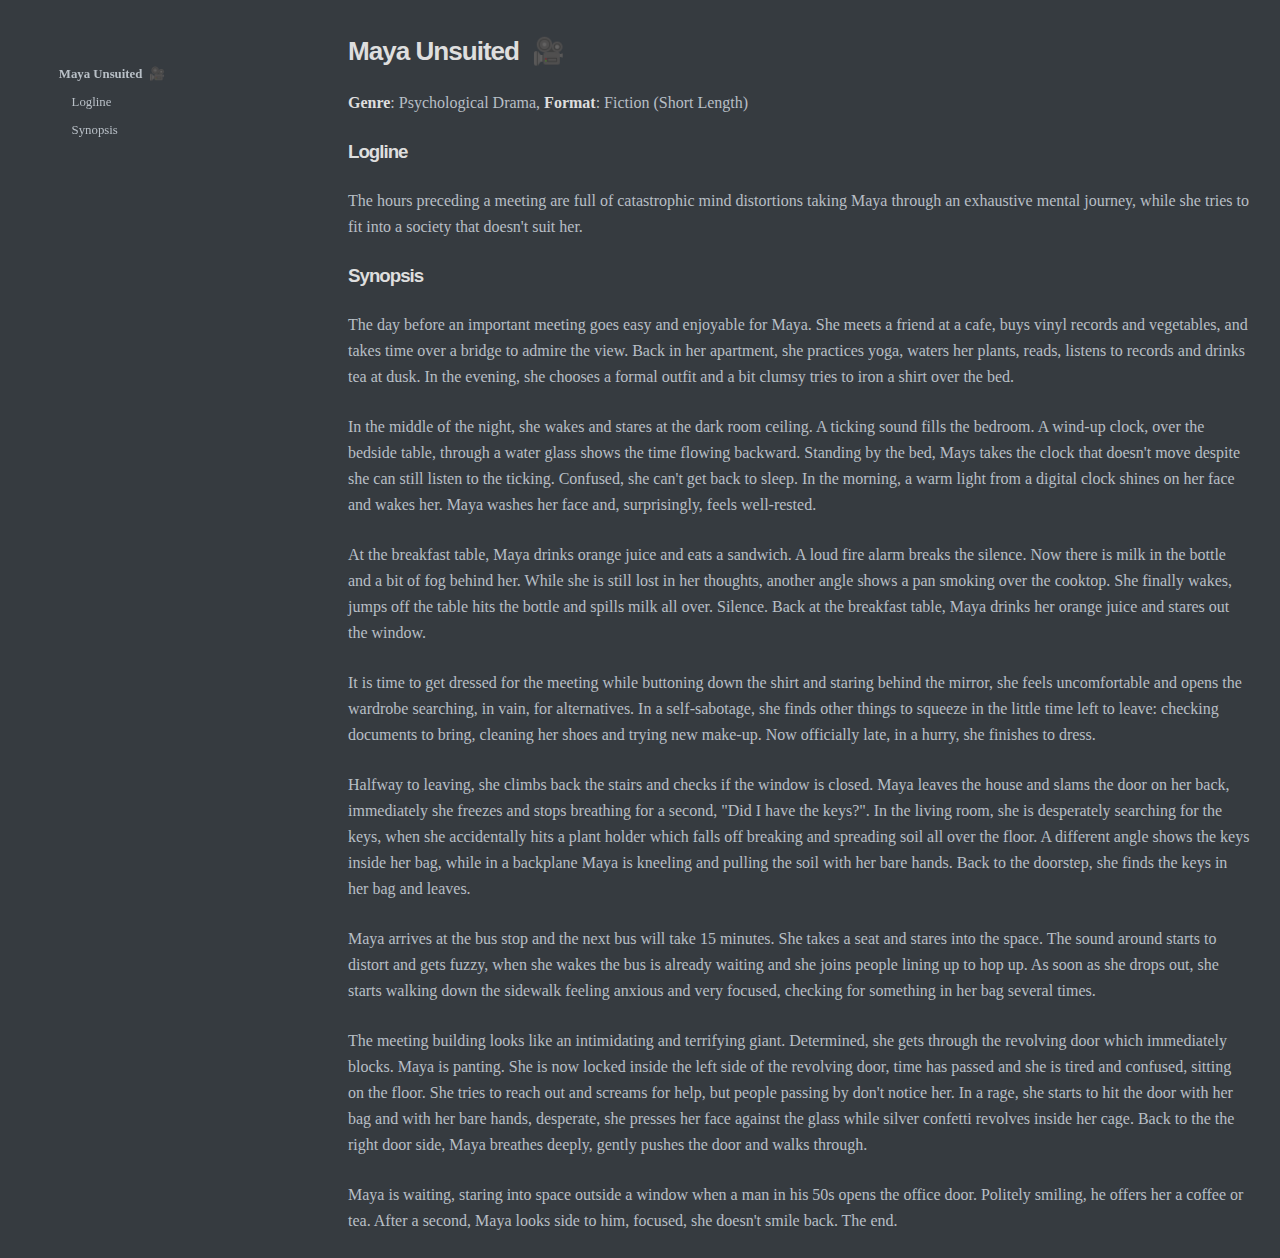
<file: main/maya_unsuited/index.html>
<!doctype html>
<html>
<head>
<meta charset='UTF-8'><meta name='viewport' content='width=device-width initial-scale=1'>

<style type='text/css'>html {overflow-x: initial !important;}:root { --bg-color: #ffffff; --text-color: #333333; --select-text-bg-color: #B5D6FC; --select-text-font-color: auto; --monospace: "Lucida Console",Consolas,"Courier",monospace; --title-bar-height: 20px; }
.mac-os-11 { --title-bar-height: 28px; }
html { font-size: 14px; background-color: var(--bg-color); color: var(--text-color); font-family: "Helvetica Neue", Helvetica, Arial, sans-serif; -webkit-font-smoothing: antialiased; }
h1, h2, h3, h4, h5 { white-space: pre-wrap; }
body { margin: 0px; padding: 0px; height: auto; inset: 0px; font-size: 1rem; line-height: 1.428571; overflow-x: hidden; background: inherit; }
iframe { margin: auto; }
a.url { word-break: break-all; }
a:active, a:hover { outline: 0px; }
.in-text-selection, ::selection { text-shadow: none; background: var(--select-text-bg-color); color: var(--select-text-font-color); }
#write { margin: 0px auto; height: auto; width: inherit; word-break: normal; overflow-wrap: break-word; position: relative; white-space: normal; overflow-x: visible; padding-top: 36px; }
#write.first-line-indent p { text-indent: 2em; }
#write.first-line-indent li p, #write.first-line-indent p * { text-indent: 0px; }
#write.first-line-indent li { margin-left: 2em; }
.for-image #write { padding-left: 8px; padding-right: 8px; }
body.typora-export { padding-left: 30px; padding-right: 30px; }
.typora-export .footnote-line, .typora-export li, .typora-export p { white-space: pre-wrap; }
.typora-export .task-list-item input { pointer-events: none; }
@media screen and (max-width: 500px) {
  body.typora-export { padding-left: 0px; padding-right: 0px; }
  #write { padding-left: 20px; padding-right: 20px; }
}
#write li > figure:last-child { margin-bottom: 0.5rem; }
#write ol, #write ul { position: relative; }
img { max-width: 100%; vertical-align: middle; image-orientation: from-image; }
button, input, select, textarea { color: inherit; font-style: inherit; font-variant-caps: inherit; font-weight: inherit; font-stretch: inherit; font-size: inherit; line-height: inherit; font-family: inherit; font-size-adjust: inherit; font-kerning: inherit; font-variant-alternates: inherit; font-variant-ligatures: inherit; font-variant-numeric: inherit; font-variant-east-asian: inherit; font-variant-position: inherit; font-variant-emoji: inherit; font-feature-settings: inherit; font-optical-sizing: inherit; font-variation-settings: inherit; }
input[type="checkbox"], input[type="radio"] { line-height: normal; padding: 0px; }
*, ::after, ::before { box-sizing: border-box; }
#write h1, #write h2, #write h3, #write h4, #write h5, #write h6, #write p, #write pre { width: inherit; }
#write h1, #write h2, #write h3, #write h4, #write h5, #write h6, #write p { position: relative; }
p { line-height: inherit; }
h1, h2, h3, h4, h5, h6 { break-after: avoid-page; break-inside: avoid; orphans: 4; }
p { orphans: 4; }
h1 { font-size: 2rem; }
h2 { font-size: 1.8rem; }
h3 { font-size: 1.6rem; }
h4 { font-size: 1.4rem; }
h5 { font-size: 1.2rem; }
h6 { font-size: 1rem; }
.md-math-block, .md-rawblock, h1, h2, h3, h4, h5, h6, p { margin-top: 1rem; margin-bottom: 1rem; }
.hidden { display: none; }
.md-blockmeta { color: rgb(204, 204, 204); font-weight: 700; font-style: italic; }
a { cursor: pointer; }
sup.md-footnote { padding: 2px 4px; background-color: rgba(238, 238, 238, 0.7); color: rgb(85, 85, 85); border-radius: 4px; cursor: pointer; }
sup.md-footnote a, sup.md-footnote a:hover { color: inherit; text-transform: inherit; text-decoration: inherit; }
#write input[type="checkbox"] { cursor: pointer; width: inherit; height: inherit; }
figure { overflow-x: auto; margin: 1.2em 0px; max-width: calc(100% + 16px); padding: 0px; }
figure > table { margin: 0px; }
thead, tr { break-inside: avoid; break-after: auto; }
thead { display: table-header-group; }
table { border-collapse: collapse; border-spacing: 0px; width: 100%; overflow: auto; break-inside: auto; text-align: left; }
table.md-table td { min-width: 32px; }
.CodeMirror-gutters { border-right-width: 0px; border-right-style: none; border-right-color: currentcolor; background-color: inherit; }
.CodeMirror-linenumber { -webkit-user-select: none; }
.CodeMirror { text-align: left; }
.CodeMirror-placeholder { opacity: 0.3; }
.CodeMirror pre { padding: 0px 4px; }
.CodeMirror-lines { padding: 0px; }
div.hr:focus { cursor: none; }
#write pre { white-space: pre-wrap; }
#write.fences-no-line-wrapping pre { white-space: pre; }
#write pre.ty-contain-cm { white-space: normal; }
.CodeMirror-gutters { margin-right: 4px; }
.md-fences { font-size: 0.9rem; display: block; break-inside: avoid; text-align: left; overflow: visible; white-space: pre; background: inherit; position: relative !important; }
.md-fences-adv-panel { width: 100%; margin-top: 10px; text-align: center; padding-top: 0px; padding-bottom: 8px; overflow-x: auto; }
#write .md-fences.mock-cm { white-space: pre-wrap; }
.md-fences.md-fences-with-lineno { padding-left: 0px; }
#write.fences-no-line-wrapping .md-fences.mock-cm { white-space: pre; overflow-x: auto; }
.md-fences.mock-cm.md-fences-with-lineno { padding-left: 8px; }
.CodeMirror-line, twitterwidget { break-inside: avoid; }
svg { break-inside: avoid; }
.footnotes { opacity: 0.8; font-size: 0.9rem; margin-top: 1em; margin-bottom: 1em; }
.footnotes + .footnotes { margin-top: 0px; }
.md-reset { margin: 0px; padding: 0px; border: 0px; outline: 0px; vertical-align: top; background: 0px 0px; text-decoration: none; text-shadow: none; float: none; position: static; width: auto; height: auto; white-space: nowrap; cursor: inherit; line-height: normal; font-weight: 400; text-align: left; box-sizing: content-box; direction: ltr; }
li div { padding-top: 0px; }
blockquote { margin: 1rem 0px; }
li .mathjax-block, li p { margin: 0.5rem 0px; }
li blockquote { margin: 1rem 0px; }
li { margin: 0px; position: relative; }
blockquote > :last-child { margin-bottom: 0px; }
blockquote > :first-child, li > :first-child { margin-top: 0px; }
.footnotes-area { color: rgb(136, 136, 136); margin-top: 0.714rem; padding-bottom: 0.143rem; white-space: normal; }
#write .footnote-line { white-space: pre-wrap; }
@media print {
  body, html { border: 1px solid transparent; height: 99%; break-after: avoid; break-before: avoid; font-variant-ligatures: no-common-ligatures; }
  #write { margin-top: 0px; border-color: transparent !important; padding-top: 0px !important; padding-bottom: 0px !important; }
  .typora-export * { print-color-adjust: exact; }
  .typora-export #write { break-after: avoid; }
  .typora-export #write::after { height: 0px; }
  .is-mac table { break-inside: avoid; }
  #write > p:nth-child(1) { margin-top: 0px; }
  .typora-export-show-outline .typora-export-sidebar { display: none; }
  figure { overflow-x: visible; }
}
.footnote-line { margin-top: 0.714em; font-size: 0.7em; }
a img, img a { cursor: pointer; }
pre.md-meta-block { font-size: 0.8rem; min-height: 0.8rem; white-space: pre-wrap; background: rgb(204, 204, 204); display: block; overflow-x: hidden; }
p > .md-image:only-child:not(.md-img-error) img, p > img:only-child { display: block; margin: auto; }
#write.first-line-indent p > .md-image:only-child:not(.md-img-error) img { left: -2em; position: relative; }
p > .md-image:only-child { display: inline-block; width: 100%; }
#write .MathJax_Display { margin: 0.8em 0px 0px; }
.md-math-block { width: 100%; }
.md-math-block:not(:empty)::after { display: none; }
.MathJax_ref { fill: currentcolor; }
[contenteditable="true"]:active, [contenteditable="true"]:focus, [contenteditable="false"]:active, [contenteditable="false"]:focus { outline: 0px; box-shadow: none; }
.md-task-list-item { position: relative; list-style-type: none; }
.task-list-item.md-task-list-item { padding-left: 0px; }
.md-task-list-item > input { position: absolute; top: 0px; left: 0px; margin-left: -1.2em; margin-top: calc(1em - 10px); border: medium; }
.math { font-size: 1rem; }
.md-toc { min-height: 3.58rem; position: relative; font-size: 0.9rem; border-radius: 10px; }
.md-toc-content { position: relative; margin-left: 0px; }
.md-toc-content::after, .md-toc::after { display: none; }
.md-toc-item { display: block; color: rgb(65, 131, 196); }
.md-toc-item a { text-decoration: none; }
.md-toc-inner:hover { text-decoration: underline; }
.md-toc-inner { display: inline-block; cursor: pointer; }
.md-toc-h1 .md-toc-inner { margin-left: 0px; font-weight: 700; }
.md-toc-h2 .md-toc-inner { margin-left: 2em; }
.md-toc-h3 .md-toc-inner { margin-left: 4em; }
.md-toc-h4 .md-toc-inner { margin-left: 6em; }
.md-toc-h5 .md-toc-inner { margin-left: 8em; }
.md-toc-h6 .md-toc-inner { margin-left: 10em; }
@media screen and (max-width: 48em) {
  .md-toc-h3 .md-toc-inner { margin-left: 3.5em; }
  .md-toc-h4 .md-toc-inner { margin-left: 5em; }
  .md-toc-h5 .md-toc-inner { margin-left: 6.5em; }
  .md-toc-h6 .md-toc-inner { margin-left: 8em; }
}
a.md-toc-inner { font-size: inherit; font-style: inherit; font-weight: inherit; line-height: inherit; }
.footnote-line a:not(.reversefootnote) { color: inherit; }
.reversefootnote { font-family: ui-monospace, sans-serif; }
.md-attr { display: none; }
.md-fn-count::after { content: "."; }
code, pre, samp, tt { font-family: var(--monospace); }
kbd { margin: 0px 0.1em; padding: 0.1em 0.6em; font-size: 0.8em; color: rgb(36, 39, 41); background: rgb(255, 255, 255); border: 1px solid rgb(173, 179, 185); border-radius: 3px; box-shadow: rgba(12, 13, 14, 0.2) 0px 1px 0px, rgb(255, 255, 255) 0px 0px 0px 2px inset; white-space: nowrap; vertical-align: middle; }
.md-comment { color: rgb(162, 127, 3); opacity: 0.6; font-family: var(--monospace); }
code { text-align: left; vertical-align: initial; }
a.md-print-anchor { white-space: pre !important; border-width: medium !important; border-style: none !important; border-color: currentcolor !important; display: inline-block !important; position: absolute !important; width: 1px !important; right: 0px !important; outline: 0px !important; background: 0px 0px !important; text-decoration: initial !important; text-shadow: initial !important; }
.os-windows.monocolor-emoji .md-emoji { font-family: "Segoe UI Symbol", sans-serif; }
.md-diagram-panel > svg { max-width: 100%; }
[lang="flow"] svg, [lang="mermaid"] svg { max-width: 100%; height: auto; }
[lang="mermaid"] .node text { font-size: 1rem; }
table tr th { border-bottom-width: 0px; border-bottom-style: none; border-bottom-color: currentcolor; }
video { max-width: 100%; display: block; margin: 0px auto; }
iframe { max-width: 100%; width: 100%; border: medium; }
.highlight td, .highlight tr { border: 0px; }
mark { background: rgb(255, 255, 0); color: rgb(0, 0, 0); }
.md-html-inline .md-plain, .md-html-inline strong, mark .md-inline-math, mark strong { color: inherit; }
.md-expand mark .md-meta { opacity: 0.3 !important; }
mark .md-meta { color: rgb(0, 0, 0); }
@media print {
  .typora-export h1, .typora-export h2, .typora-export h3, .typora-export h4, .typora-export h5, .typora-export h6 { break-inside: avoid; }
}
.md-diagram-panel .messageText { stroke: none !important; }
.md-diagram-panel .start-state { fill: var(--node-fill); }
.md-diagram-panel .edgeLabel rect { opacity: 1 !important; }
.md-fences.md-fences-math { font-size: 1em; }
.md-fences-advanced:not(.md-focus) { padding: 0px; white-space: nowrap; border: 0px; }
.md-fences-advanced:not(.md-focus) { background: inherit; }
.typora-export-show-outline .typora-export-content { max-width: 1440px; margin: auto; display: flex; flex-direction: row; }
.typora-export-sidebar { width: 300px; font-size: 0.8rem; margin-top: 80px; margin-right: 18px; }
.typora-export-show-outline #write { --webkit-flex: 2; flex: 2 1 0%; }
.typora-export-sidebar .outline-content { position: fixed; top: 0px; max-height: 100%; overflow: hidden auto; padding-bottom: 30px; padding-top: 60px; width: 300px; }
@media screen and (max-width: 1024px) {
  .typora-export-sidebar, .typora-export-sidebar .outline-content { width: 240px; }
}
@media screen and (max-width: 800px) {
  .typora-export-sidebar { display: none; }
}
.outline-content li, .outline-content ul { margin-left: 0px; margin-right: 0px; padding-left: 0px; padding-right: 0px; list-style: none; overflow-wrap: anywhere; }
.outline-content ul { margin-top: 0px; margin-bottom: 0px; }
.outline-content strong { font-weight: 400; }
.outline-expander { width: 1rem; height: 1.428571rem; position: relative; display: table-cell; vertical-align: middle; cursor: pointer; padding-left: 4px; }
.outline-expander::before { content: ""; position: relative; font-family: Ionicons; display: inline-block; font-size: 8px; vertical-align: middle; }
.outline-item { padding-top: 3px; padding-bottom: 3px; cursor: pointer; }
.outline-expander:hover::before { content: ""; }
.outline-h1 > .outline-item { padding-left: 0px; }
.outline-h2 > .outline-item { padding-left: 1em; }
.outline-h3 > .outline-item { padding-left: 2em; }
.outline-h4 > .outline-item { padding-left: 3em; }
.outline-h5 > .outline-item { padding-left: 4em; }
.outline-h6 > .outline-item { padding-left: 5em; }
.outline-label { cursor: pointer; display: table-cell; vertical-align: middle; text-decoration: none; color: inherit; }
.outline-label:hover { text-decoration: underline; }
.outline-item:hover { border-color: rgb(245, 245, 245); background-color: var(--item-hover-bg-color); }
.outline-item:hover { margin-left: -28px; margin-right: -28px; border-left-width: 28px; border-left-style: solid; border-left-color: transparent; border-right-width: 28px; border-right-style: solid; border-right-color: transparent; }
.outline-item-single .outline-expander::before, .outline-item-single .outline-expander:hover::before { display: none; }
.outline-item-open > .outline-item > .outline-expander::before { content: ""; }
.outline-children { display: none; }
.info-panel-tab-wrapper { display: none; }
.outline-item-open > .outline-children { display: block; }
.typora-export .outline-item { padding-top: 1px; padding-bottom: 1px; }
.typora-export .outline-item:hover { margin-right: -8px; border-right-width: 8px; border-right-style: solid; border-right-color: transparent; }
.typora-export .outline-expander::before { content: "+"; font-family: inherit; top: -1px; }
.typora-export .outline-expander:hover::before, .typora-export .outline-item-open > .outline-item > .outline-expander::before { content: "−"; }
.typora-export-collapse-outline .outline-children { display: none; }
.typora-export-collapse-outline .outline-item-open > .outline-children, .typora-export-no-collapse-outline .outline-children { display: block; }
.typora-export-no-collapse-outline .outline-expander::before { content: "" !important; }
.typora-export-show-outline .outline-item-active > .outline-item .outline-label { font-weight: 700; }
.md-inline-math-container mjx-container { zoom: 0.95; }
mjx-container { break-inside: avoid; }
.md-alert.md-alert-note { border-left-color: rgb(9, 105, 218); }
.md-alert.md-alert-important { border-left-color: rgb(130, 80, 223); }
.md-alert.md-alert-warning { border-left-color: rgb(154, 103, 0); }
.md-alert.md-alert-tip { border-left-color: rgb(31, 136, 61); }
.md-alert.md-alert-caution { border-left-color: rgb(207, 34, 46); }
.md-alert { padding: 0px 1em; margin-bottom: 16px; color: inherit; border-left-width: 0.25em; border-left-style: solid; border-left-color: rgb(0, 0, 0); }
.md-alert-text-note { color: rgb(9, 105, 218); }
.md-alert-text-important { color: rgb(130, 80, 223); }
.md-alert-text-warning { color: rgb(154, 103, 0); }
.md-alert-text-tip { color: rgb(31, 136, 61); }
.md-alert-text-caution { color: rgb(207, 34, 46); }
.md-alert-text { font-size: 0.9rem; font-weight: 700; }
.md-alert-text svg { fill: currentcolor; position: relative; top: 0.125em; margin-right: 1ch; overflow: visible; }
.md-alert-text-container::after { content: attr(data-text); text-transform: capitalize; pointer-events: none; margin-right: 1ch; }


:root {
  --mermaid-theme: night;
}

[lang='mermaid'] .label {
  color: #333;
}

/* CSS Document */

/** code highlight */

.cm-s-inner .cm-variable,
.cm-s-inner .cm-operator,
.cm-s-inner .cm-property {
    color: #b8bfc6;
}

.cm-s-inner .cm-keyword {
    color: #C88FD0;
}

.cm-s-inner .cm-tag {
    color: #7DF46A;
}

.cm-s-inner .cm-attribute {
    color: #7575E4;
}

.CodeMirror div.CodeMirror-cursor {
    border-left: 1px solid #b8bfc6;
    z-index: 3;
}

.cm-s-inner .cm-string {
    color: #D26B6B;
}

.cm-s-inner .cm-comment,
.cm-s-inner.cm-comment {
    color: #DA924A;
}

.cm-s-inner .cm-header,
.cm-s-inner .cm-def,
.cm-s-inner.cm-header,
.cm-s-inner.cm-def {
    color: #8d8df0;
}

.cm-s-inner .cm-quote,
.cm-s-inner.cm-quote {
    color: #57ac57;
}

.cm-s-inner .cm-hr {
    color: #d8d5d5;
}

.cm-s-inner .cm-link {
    color: #d3d3ef;
}

.cm-s-inner .cm-negative {
    color: #d95050;
}

.cm-s-inner .cm-positive {
    color: #50e650;
}

.cm-s-inner .cm-string-2 {
    color: #f50;
}

.cm-s-inner .cm-meta,
.cm-s-inner .cm-qualifier {
    color: #b7b3b3;
}

.cm-s-inner .cm-builtin {
    color: #f3b3f8;
}

.cm-s-inner .cm-bracket {
    color: #997;
}

.cm-s-inner .cm-atom,
.cm-s-inner.cm-atom {
    color: #84B6CB;
}

.cm-s-inner .cm-number {
    color: #64AB8F;
}

.cm-s-inner .cm-variable {
    color: #b8bfc6;
}

.cm-s-inner .cm-variable-2 {
    color: #9FBAD5;
}

.cm-s-inner .cm-variable-3 {
    color: #1cc685;
}

.CodeMirror-selectedtext,
.CodeMirror-selected {
    background: #4a89dc;
    color: #fff !important;
    text-shadow: none;
}

.CodeMirror-gutters {
    border-right: none;
}

/* CSS Document */

/** markdown source **/
.cm-s-typora-default .cm-header, 
.cm-s-typora-default .cm-property
{
    color: #cebcca;
}

.CodeMirror.cm-s-typora-default div.CodeMirror-cursor{
    border-left: 3px solid #b8bfc6;
}

.cm-s-typora-default .cm-comment {
    color: #9FB1FF;
}

.cm-s-typora-default .cm-string {
    color: #A7A7D9
}

.cm-s-typora-default .cm-atom, .cm-s-typora-default .cm-number {
    color: #848695;
    font-style: italic;
}

.cm-s-typora-default .cm-link {
    color: #95B94B;
}

.cm-s-typora-default .CodeMirror-activeline-background {
    background: rgba(51, 51, 51, 0.72);
}

.cm-s-typora-default .cm-comment, .cm-s-typora-default .cm-code {
	color: #8aa1e1;
}@import "";
@import "";
@import "";

:root {
    --bg-color:  #363B40;
    --side-bar-bg-color: #2E3033;
    --text-color: #b8bfc6;

    --select-text-bg-color:#4a89dc;

    --item-hover-bg-color: #0a0d16;
    --control-text-color: #b7b7b7;
    --control-text-hover-color: #eee;
    --window-border: 1px solid #555;

    --active-file-bg-color: rgb(34, 34, 34);
    --active-file-border-color: #8d8df0;

    --primary-color: #a3d5fe;

    --active-file-text-color: white;
    --item-hover-bg-color: #70717d;
    --item-hover-text-color: white;
    --primary-color: #6dc1e7;

    --rawblock-edit-panel-bd: #333;

    --search-select-bg-color: #428bca;
}

html {
    font-size: 16px;
    -webkit-font-smoothing: antialiased;
}

html,
body {
    -webkit-text-size-adjust: 100%;
    -ms-text-size-adjust: 100%;
    background: #363B40;
    background: var(--bg-color);
    fill: currentColor;
    line-height: 1.625rem;
}

#write {
    max-width: 914px;
}


@media only screen and (min-width: 1400px) {
	#write {
		max-width: 1024px;
	}
}

@media only screen and (min-width: 1800px) {
	#write {
		max-width: 1200px;
	}
}

html,
body,
button,
input,
select,
textarea,
div.code-tooltip-content {
    color: #b8bfc6;
    border-color: transparent;
}

div.code-tooltip,
.md-hover-tip .md-arrow:after {
    background: #333;
}

.native-window #md-notification {
    border: 1px solid #70717d;
}

.popover.bottom > .arrow:after {
    border-bottom-color: #333;
}

html,
body,
button,
input,
select,
textarea {
    font-family: "Helvetica Neue", Helvetica, Arial, 'Segoe UI Emoji', sans-serif;
}

hr {
    height: 2px;
    border: 0;
    margin: 24px 0 !important;
}

h1,
h2,
h3,
h4,
h5,
h6 {
    font-family: "Lucida Grande", "Corbel", sans-serif;
    font-weight: normal;
    clear: both;
    -ms-word-wrap: break-word;
    word-wrap: break-word;
    margin: 0;
    padding: 0;
    color: #DEDEDE
}

h1 {
    font-size: 2.5rem;
    /* 36px */
    line-height: 2.75rem;
    /* 40px */
    margin-bottom: 1.5rem;
    /* 24px */
    letter-spacing: -1.5px;
}

h2 {
    font-size: 1.63rem;
    /* 24px */
    line-height: 1.875rem;
    /* 30px */
    margin-bottom: 1.5rem;
    /* 24px */
    letter-spacing: -1px;
    font-weight: bold;
}

h3 {
    font-size: 1.17rem;
    /* 18px */
    line-height: 1.5rem;
    /* 24px */
    margin-bottom: 1.5rem;
    /* 24px */
    letter-spacing: -1px;
    font-weight: bold;
}

h4 {
    font-size: 1.12rem;
    /* 16px */
    line-height: 1.375rem;
    /* 22px */
    margin-bottom: 1.5rem;
    /* 24px */
    color: white;
}

h5 {
    font-size: 0.97rem;
    /* 16px */
    line-height: 1.25rem;
    /* 22px */
    margin-bottom: 1.5rem;
    /* 24px */
    font-weight: bold;
}

h6 {
    font-size: 0.93rem;
    /* 16px */
    line-height: 1rem;
    /* 16px */
    margin-bottom: 0.75rem;
    color: white;
}

@media (min-width: 980px) {
    h3.md-focus:before,
    h4.md-focus:before,
    h5.md-focus:before,
    h6.md-focus:before {
        color: #ddd;
        border: 1px solid #ddd;
        border-radius: 3px;
        position: absolute;
        left: -1.642857143rem;
        top: .357142857rem;
        float: left;
        font-size: 9px;
        padding-left: 2px;
        padding-right: 2px;
        vertical-align: bottom;
        font-weight: normal;
        line-height: normal;
    }

    h3.md-focus:before {
        content: 'h3';
    }

    h4.md-focus:before {
        content: 'h4';
    }

    h5.md-focus:before {
        content: 'h5';
        top: 0px;
    }

    h6.md-focus:before {
        content: 'h6';
        top: 0px;
    }
}

a {
    text-decoration: none;
    outline: 0;
}

a:hover {
    outline: 0;
}

a:focus {
    outline: thin dotted;
}

sup.md-footnote {
    background-color: #555;
    color: #ddd;
}

p {
    -ms-word-wrap: break-word;
    word-wrap: break-word;
}

p,
ul,
dd,
ol,
hr,
address,
pre,
table,
iframe,
.wp-caption,
.wp-audio-shortcode,
.wp-video-shortcode {
    margin-top: 0;
    margin-bottom: 1.5rem;
    /* 24px */
}

audio:not([controls]) {
    display: none;
}

[hidden] {
    display: none;
}

::-moz-selection {
    background: #4a89dc;
    color: #fff;
    text-shadow: none;
}

*.in-text-selection,
::selection {
    background: #4a89dc;
    color: #fff;
    text-shadow: none;
}

ul,
ol {
    padding: 0 0 0 1.875rem;
    /* 30px */
}

ul {
    list-style: square;
}

ol {
    list-style: decimal;
}

ul ul,
ol ol,
ul ol,
ol ul {
    margin: 0;
}

b,
th,
dt,
strong {
    font-weight: bold;
}

i,
em,
dfn,
cite {
    font-style: italic;
}

blockquote {
    padding-left: 1.875rem;
    margin: 0 0 1.875rem 1.875rem;
    border-left: solid 2px #474d54;
    padding-left: 30px;
    margin-top: 35px;
}

pre,
code,
kbd,
tt,
var {
    font-size: 0.875em;
    font-family: Monaco, Consolas, "Andale Mono", "DejaVu Sans Mono", monospace;
}

code,
tt,
var {
    background: rgba(0, 0, 0, 0.05);
}

kbd {
    padding: 2px 4px;
    font-size: 90%;
    color: #fff;
    background-color: #333;
    border-radius: 3px;
    box-shadow: inset 0 -1px 0 rgba(0,0,0,.25);
}

pre.md-fences {
    padding: 10px 10px 10px 30px;
    margin-bottom: 20px;
    background: #333;
}

.CodeMirror-gutters {
    background: #333;
    border-right: 1px solid transparent;
}

.enable-diagrams pre.md-fences[lang="sequence"] .code-tooltip,
.enable-diagrams pre.md-fences[lang="flow"] .code-tooltip,
.enable-diagrams pre.md-fences[lang="mermaid"] .code-tooltip {
    bottom: -2.2em;
    right: 4px;
}

code,
kbd,
tt,
var {
    padding: 2px 5px;
}

table {
    max-width: 100%;
    width: 100%;
    border-collapse: collapse;
    border-spacing: 0;
}

th,
td {
    padding: 5px 10px;
    vertical-align: top;
}

a {
    -webkit-transition: all .2s ease-in-out;
    transition: all .2s ease-in-out;
}

hr {
    background: #474d54;
    /* variable */
}

h1 {
    margin-top: 2em;
}

a {
    color: #e0e0e0;
    text-decoration: underline;
}

a:hover {
    color: #fff;
}

.md-inline-math script {
    color: #81b1db;
}

b,
th,
dt,
strong {
    color: #DEDEDE;
    /* variable */
}

mark {
    background: #D3D40E;
}

blockquote {
    color: #9DA2A6;
}

table a {
    color: #DEDEDE;
    /* variable */
}

th,
td {
    border: solid 1px #474d54;
    /* variable */
}

.task-list {
    padding-left: 0;
}

.md-task-list-item {
    padding-left: 1.25rem;
}

.md-task-list-item > input {
    top: auto;
}

.md-task-list-item > input:before {
    content: "";
    display: inline-block;
    width: 0.875rem;
    height: 0.875rem;
    vertical-align: middle;
    text-align: center;
    border: 1px solid #b8bfc6;
    background-color: #363B40;
    margin-top: -0.4rem;
}

.md-task-list-item > input:checked:before,
.md-task-list-item > input[checked]:before {
    content: '\221A';
    /*◘*/
    font-size: 0.625rem;
    line-height: 0.625rem;
    color: #DEDEDE;
}

/** quick open **/
.auto-suggest-container {
    border: 0px;
    background-color: #525C65;
}

#typora-quick-open {
    background-color: #525C65;
}

#typora-quick-open input{
    background-color: #525C65;
    border: 0;
    border-bottom: 1px solid grey;
}

.typora-quick-open-item {
    background-color: inherit;
    color: inherit;
}

.typora-quick-open-item.active,
.typora-quick-open-item:hover {
    background-color: #4D8BDB;
    color: white;
}

.typora-quick-open-item:hover {
    background-color: rgba(77, 139, 219, 0.8);
}

.typora-search-spinner > div {
  background-color: #fff;
}

#write pre.md-meta-block {
    border-bottom: 1px dashed #ccc;
    background: transparent;
    padding-bottom: 0.6em;
    line-height: 1.6em;
}

.btn,
.btn .btn-default {
    background: transparent;
    color: #b8bfc6;
}

.ty-table-edit {
    border-top: 1px solid gray;
    background-color: #363B40;
}

.popover-title {
    background: transparent;
}

.md-image>.md-meta {
    color: #BBBBBB;
    background: transparent;
}

.md-expand.md-image>.md-meta {
    color: #DDD;
}

#write>h3:before,
#write>h4:before,
#write>h5:before,
#write>h6:before {
    border: none;
    border-radius: 0px;
    color: #888;
    text-decoration: underline;
    left: -1.4rem;
    top: 0.2rem;
}

#write>h3.md-focus:before {
    top: 2px;
}

#write>h4.md-focus:before {
    top: 2px;
}

.md-toc-item {
    color: #A8C2DC;
}

#write div.md-toc-tooltip {
    background-color: #363B40;
}

.dropdown-menu .btn:hover,
.dropdown-menu .btn:focus,
.md-toc .btn:hover,
.md-toc .btn:focus {
    color: white;
    background: black;
}

#toc-dropmenu {
    background: rgba(50, 54, 59, 0.93);
    border: 1px solid rgba(253, 253, 253, 0.15);
}

#toc-dropmenu .divider {
    background-color: #9b9b9b;
}

.outline-expander:before {
    top: 2px;
}

#typora-sidebar {
    box-shadow: none;
    border-right: 1px dashed;
    border-right: none;
}

.sidebar-tabs {
    border-bottom:0;
}

#typora-sidebar:hover .outline-title-wrapper {
    border-left: 1px dashed;
}

.outline-title-wrapper .btn {
    color: inherit;
}

.outline-item:hover {
    border-color: #363B40;
    background-color: #363B40;
    color: white;
}

h1.md-focus .md-attr,
h2.md-focus .md-attr,
h3.md-focus .md-attr,
h4.md-focus .md-attr,
h5.md-focus .md-attr,
h6.md-focus .md-attr,
.md-header-span .md-attr {
    color: #8C8E92;
    display: inline;
}

.md-comment {
    color: #5a95e3;
    opacity: 0.8;
}

.md-inline-math svg {
    color: #b8bfc6;
}

#math-inline-preview .md-arrow:after {
    background: black;
}

.modal-content {
    background: var(--bg-color);
    border: 0;
}

.modal-title {
    font-size: 1.5em;
}

.modal-content input {
    background-color: rgba(26, 21, 21, 0.51);
    color: white;
}

.modal-content .input-group-addon {
    color: white;
}

.modal-backdrop {
    background-color: rgba(174, 174, 174, 0.7);
}

.modal-content .btn-primary {
    border-color: var(--primary-color);
}

.md-table-resize-popover {
    background-color: #333;
}

.form-inline .input-group .input-group-addon {
    color: white;
}

#md-searchpanel {
    border-bottom: 1px dashed grey;
}

/** UI for electron */

.context-menu,
#spell-check-panel,
#footer-word-count-info {
    background-color: #42464A;
}

.context-menu.dropdown-menu .divider,
.dropdown-menu .divider {
    background-color: #777777;
    opacity: 1;
}

footer {
    color: inherit;
}

@media (max-width: 1000px) {
    footer {
        border-top: none;
    }
    footer:hover {
        color: inherit;
    }
}

#file-info-file-path .file-info-field-value:hover {
    background-color: #555;
    color: #dedede;
}

.megamenu-content,
.megamenu-opened header {
    background: var(--bg-color);
}

.megamenu-menu-panel h2,
.megamenu-menu-panel h1,
.long-btn {
    color: inherit;
}

.megamenu-menu-panel input[type='text'] {
    background: inherit;
    border: 0;
    border-bottom: 1px solid;
}

#recent-file-panel-action-btn {
    background: inherit;
    border: 1px grey solid;
}

.megamenu-menu-panel .dropdown-menu > li > a {
    color: inherit;
    background-color: #2F353A;
    text-decoration: none;
}

.megamenu-menu-panel table td:nth-child(1) {
    color: inherit;
    font-weight: bold;
}

.megamenu-menu-panel tbody tr:hover td:nth-child(1) {
    color: white;
}

.modal-footer .btn-default, 
.modal-footer .btn-primary,
.modal-footer .btn-default:not(:hover) {
    border: 1px solid;
    border-color: transparent;
}

.btn-primary {
    color: white;
}

.btn-default:hover, .btn-default:focus, .btn-default.focus, .btn-default:active, .btn-default.active, .open > .dropdown-toggle.btn-default {
    color: white;
    border: 1px solid #ddd;
    background-color: inherit;
}

.modal-header {
    border-bottom: 0;
}

.modal-footer {
    border-top: 0;
}

#recent-file-panel tbody tr:nth-child(2n-1) {
    background-color: transparent !important;
}

.megamenu-menu-panel tbody tr:hover td:nth-child(2) {
    color: inherit;
}

.megamenu-menu-panel .btn {
    border: 1px solid #eee;
    background: transparent;
}

.mouse-hover .toolbar-icon.btn:hover,
#w-full.mouse-hover,
#w-pin.mouse-hover {
    background-color: inherit;
}

.typora-node::-webkit-scrollbar {
    width: 5px;
}

.typora-node::-webkit-scrollbar-thumb:vertical {
    background: rgba(250, 250, 250, 0.3);
}

.typora-node::-webkit-scrollbar-thumb:vertical:active {
    background: rgba(250, 250, 250, 0.5);
}

#w-unpin {
    background-color: #4182c4;
}

#top-titlebar, #top-titlebar * {
    color: var(--item-hover-text-color);
}

.typora-sourceview-on #toggle-sourceview-btn,
#footer-word-count:hover,
.ty-show-word-count #footer-word-count {
    background: #333333;
}

#toggle-sourceview-btn:hover {
    color: #eee;
    background: #333333;
}

/** focus mode */
.on-focus-mode .md-end-block:not(.md-focus):not(.md-focus-container) * {
    color: #686868 !important;
}

.on-focus-mode .md-end-block:not(.md-focus) img,
.on-focus-mode .md-task-list-item:not(.md-focus-container)>input {
    opacity: #686868 !important;
}

.on-focus-mode li[cid]:not(.md-focus-container){
    color: #686868;
}

.on-focus-mode .md-fences.md-focus .CodeMirror-code>*:not(.CodeMirror-activeline) *,
.on-focus-mode .CodeMirror.cm-s-inner:not(.CodeMirror-focused) * {
    color: #686868 !important;
}

.on-focus-mode .md-focus,
.on-focus-mode .md-focus-container {
    color: #fff;
}

.on-focus-mode #typora-source .CodeMirror-code>*:not(.CodeMirror-activeline) * {
    color: #686868 !important;
}


/*diagrams*/
#write .md-focus .md-diagram-panel {
    border: 1px solid #ddd;
    margin-left: -1px;
    width: calc(100% + 2px);
}

/*diagrams*/
#write .md-focus.md-fences-with-lineno .md-diagram-panel {
    margin-left: auto;
}

.md-diagram-panel-error {
    color: #f1908e;
}

.active-tab-files #info-panel-tab-file,
.active-tab-files #info-panel-tab-file:hover,
.active-tab-outline #info-panel-tab-outline,
.active-tab-outline #info-panel-tab-outline:hover {
    color: #eee;
}

.sidebar-footer-item:hover,
.footer-item:hover {
    background: inherit;
    color: white;
}

.ty-side-sort-btn.active,
.ty-side-sort-btn:hover,
.selected-folder-menu-item a:after {
    color: white;
}

#sidebar-files-menu {
    border:solid 1px;
    box-shadow: 4px 4px 20px rgba(0, 0, 0, 0.79);
    background-color: var(--bg-color);
}

.file-list-item {
    border-bottom:none;
}

.file-list-item-summary {
    opacity: 1;
}

.file-list-item.active:first-child {
    border-top: none;
}

.file-node-background {
    height: 32px;
}

.file-library-node.active>.file-node-content,
.file-list-item.active {
    color: white;
    color: var(--active-file-text-color);
}

.file-library-node.active>.file-node-background{
    background-color: rgb(34, 34, 34);
    background-color: var(--active-file-bg-color);
}
.file-list-item.active {
    background-color: rgb(34, 34, 34);
    background-color: var(--active-file-bg-color);
}

#ty-tooltip {
    background-color: black;
    color: #eee;
}

.md-task-list-item>input {
    margin-left: -1.3em;
    margin-top: 0.3rem;
    -webkit-appearance: none;
}

.md-mathjax-midline {
    background-color: #57616b;
    border-bottom: none;
}

footer.ty-footer {
    border-color: #656565;
}

.ty-preferences .btn-default {
    background: transparent;
}
.ty-preferences .btn-default:hover {
    background: #57616b;
}

.ty-preferences select {
    border: 1px solid #989698;
    height: 21px;
}

.ty-preferences .nav-group-item.active,
.export-item.active,
.export-items-list-control,
.export-detail {
    background: var(--item-hover-bg-color);
}

.ty-preferences input[type="search"] {
    border-color: #333;
    background: #333;
    line-height: 22px;
    border-radius: 6px;
    color: white;
}

.ty-preferences input[type="search"]:focus {
    box-shadow: none;
}

[data-is-directory="true"] .file-node-content {
    margin-bottom: 0;
}

.file-node-title {
    line-height: 22px;
}

.html-for-mac .file-node-open-state, .html-for-mac .file-node-icon {
    line-height: 26px;
}

::-webkit-scrollbar-thumb {
    background: rgba(230, 230, 230, 0.30);
}

::-webkit-scrollbar-thumb:active {
    background: rgba(230, 230, 230, 0.50);
}

#typora-sidebar:hover div.sidebar-content-content::-webkit-scrollbar-thumb:horizontal {
    background: rgba(230, 230, 230, 0.30);
}

.nav-group-item:active {
    background-color: #474d54 !important;
}

.md-search-hit {
    background: rgba(199, 140, 60, 0.81);
    color: #eee;
}

.md-search-hit * {
    color: #eee;
}

#md-searchpanel input {
    color: white;
}

.modal-backdrop.in {
    opacity: 1;
    backdrop-filter: blur(1px);
}

.clear-btn-icon {
    top: 8px;
}

/* try fix https://github.com/typora/typora-issues/issues/5253 */
.file-node-expanded>.file-node-children {
    display: grid;
  }

.md-alert-text-note {
    color: rgb(47, 129, 247);
}
.md-alert-text-important {
    color: rgb(163, 113, 247);
}
.md-alert-text-warning {
    color:  rgb(210, 153, 34);
}
body {
    font-family: JetBrains Mono;
  }
 @media print { @page {margin: 0 0 0 0;} body.typora-export {padding-left: 0; padding-right: 0;} #write {padding:0;}}
</style><title>MU_synopsis</title>
</head>
<body class='typora-export typora-export-show-outline typora-export-no-collapse-outline'><div class='typora-export-content'>
<div class="typora-export-sidebar"><div class="outline-content"><li class="outline-item-wrapper outline-h2"><div class="outline-item"><span class="outline-expander"></span><a class="outline-label" href="#maya-unsuited--">Maya Unsuited  🎥</a></div><ul class="outline-children"><li class="outline-item-wrapper outline-h3"><div class="outline-item"><span class="outline-expander"></span><a class="outline-label" href="#logline">Logline</a></div><ul class="outline-children"></ul></li><li class="outline-item-wrapper outline-h3"><div class="outline-item"><span class="outline-expander"></span><a class="outline-label" href="#synopsis">Synopsis</a></div><ul class="outline-children"></ul></li></ul></li></div></div><div id='write'  class=''><h2 id='maya-unsuited--'><span>Maya Unsuited  </span>🎥</h2><p><strong><span>Genre</span></strong><span>: Psychological Drama, </span><strong><span>Format</span></strong><span>: Fiction (Short Length)</span></p><h3 id='logline'><span>Logline</span></h3><p><span>The hours preceding a meeting are full of catastrophic mind distortions taking Maya through an exhaustive mental journey, while she tries to fit into a society that doesn&#39;t suit her.</span></p><h3 id='synopsis'><span>Synopsis</span></h3><p><span>The day before an important meeting goes easy and enjoyable for Maya. She meets a friend at a cafe, buys vinyl records and vegetables, and takes time over a bridge to admire the view. Back in her apartment, she practices yoga, waters her plants, reads, listens to records and drinks tea at dusk. In the evening, she chooses a formal outfit and a bit clumsy tries to iron a shirt over the bed.</span></p><p><span>In the middle of the night, she wakes and stares at the dark room ceiling. A ticking sound fills the bedroom. A wind-up clock, over the bedside table, through a water glass shows the time flowing backward. Standing by the bed, Mays takes the clock that doesn&#39;t move despite she can still listen to the ticking. Confused, she can&#39;t get back to sleep. In the morning, a warm light from a digital clock shines on her face and wakes her. Maya washes her face and, surprisingly, feels well-rested.</span></p><p><span>At the breakfast table, Maya drinks orange juice and eats a sandwich. A loud fire alarm breaks the silence. Now there is milk in the bottle and a bit of fog behind her. While she is still lost in her thoughts, another angle shows a pan smoking over the cooktop. She finally wakes, jumps off the table hits the bottle and spills milk all over. Silence. Back at the breakfast table, Maya drinks her orange juice and stares out the window.</span></p><p><span>It is time to get dressed for the meeting while buttoning down the shirt and staring behind the mirror, she feels uncomfortable and opens the wardrobe searching, in vain, for alternatives. In a self-sabotage, she finds other things to squeeze in the little time left to leave: checking documents to bring, cleaning her shoes and trying new make-up. Now officially late, in a hurry, she finishes to dress.</span></p><p><span>Halfway to leaving, she climbs back the stairs and checks if the window is closed. Maya leaves the house and slams the door on her back, immediately she freezes and stops breathing for a second, &quot;Did I have the keys?&quot;. In the living room, she is desperately searching for the keys, when she accidentally hits a plant holder which falls off breaking and spreading soil all over the floor. A different angle shows the keys inside her bag, while in a backplane Maya is kneeling and pulling the soil with her bare hands. Back to the doorstep, she finds the keys in her bag and leaves.</span></p><p><span>Maya arrives at the bus stop and the next bus will take 15 minutes. She takes a seat and stares into the space. The sound around starts to distort and gets fuzzy, when she wakes the bus is already waiting and she joins people lining up to hop up. As soon as she drops out, she starts walking down the sidewalk feeling anxious and very focused, checking for something in her bag several times. </span></p><p><span>The meeting building looks like an intimidating and terrifying giant. Determined, she gets through the revolving door which immediately blocks. Maya is panting. She is now locked inside the left side of the revolving door, time has passed and she is tired and confused, sitting on the floor. She tries to reach out and screams for help, but people passing by don&#39;t notice her. In a rage, she starts to hit the door with her bag and with her bare hands, desperate, she presses her face against the glass while silver confetti revolves inside her cage. Back to the the right door side, Maya breathes deeply, gently pushes the door and walks through.</span></p><p><span>Maya is waiting, staring into space outside a window when a man in his 50s opens the office door. Politely smiling, he offers her a coffee or tea. After a second, Maya looks side to him, focused, she doesn&#39;t smile back. The end.</span></p></div></div>

<script>(function(){var e=document.body.parentElement,t=[],n=null,i=document.body.classList.contains("typora-export-collapse-outline"),r=function(e,t,n){document.addEventListener(e,function(e){if(!e.defaultPrevented)for(var i=e.target;i&&i!=this;i=i.parentNode)if(i.matches(t)){!1===n.call(i,e)&&(e.preventDefault(),e.stopPropagation());break}},!1)};function o(){return e.scrollTop}r("click",".outline-expander",function(e){var t=this.closest(".outline-item-wrapper").classList;return t.contains("outline-item-open")?t.remove("outline-item-open"):t.add("outline-item-open"),d(),!1}),r("click",".outline-item",function(e){var t=this.querySelector(".outline-label");if(location.hash="#"+t.getAttribute("href"),i){var n=this.closest(".outline-item-wrapper").classList;n.contains("outline-item-open")||n.add("outline-item-open"),c(),n.add("outline-item-active")}});var a,s,l=function(){var e=o();n=null;for(var i=0;i<t.length&&t[i][1]-e<60;i++)n=t[i]},c=function(){document.querySelectorAll(".outline-item-active").forEach(e=>e.classList.remove("outline-item-active")),document.querySelectorAll(".outline-item-single.outline-item-open").forEach(e=>e.classList.remove("outline-item-open"))},d=function(){if(n){c();var e=document.querySelector('.outline-label[href="#'+(CSS.escape?CSS.escape(n[0]):n[0])+'"]');if(e)if(i){var t=e.closest(".outline-item-open>ul>.outline-item-wrapper");if(t)t.classList.add("outline-item-active");else{for(var r=(e=e.closest(".outline-item-wrapper")).parentElement.closest(".outline-item-wrapper");r;)r=(e=r).parentElement.closest(".outline-item-wrapper");e.classList.add("outline-item-active")}}else e.closest(".outline-item-wrapper").classList.add("outline-item-active")}};window.addEventListener("scroll",function(e){a&&clearTimeout(a),a=setTimeout(function(){l(),d()},300)});var u=function(){s=setTimeout(function(){!function(){t=[];var e=o();document.querySelector("#write").querySelectorAll("h1, h2, h3, h4, h5, h6").forEach(n=>{var i=n.getAttribute("id");t.push([i,e+n.getBoundingClientRect().y])})}(),l(),d()},300)};window.addEventListener("resize",function(e){s&&clearTimeout(s),u()}),u()})();</script></body>
</html>
</file>
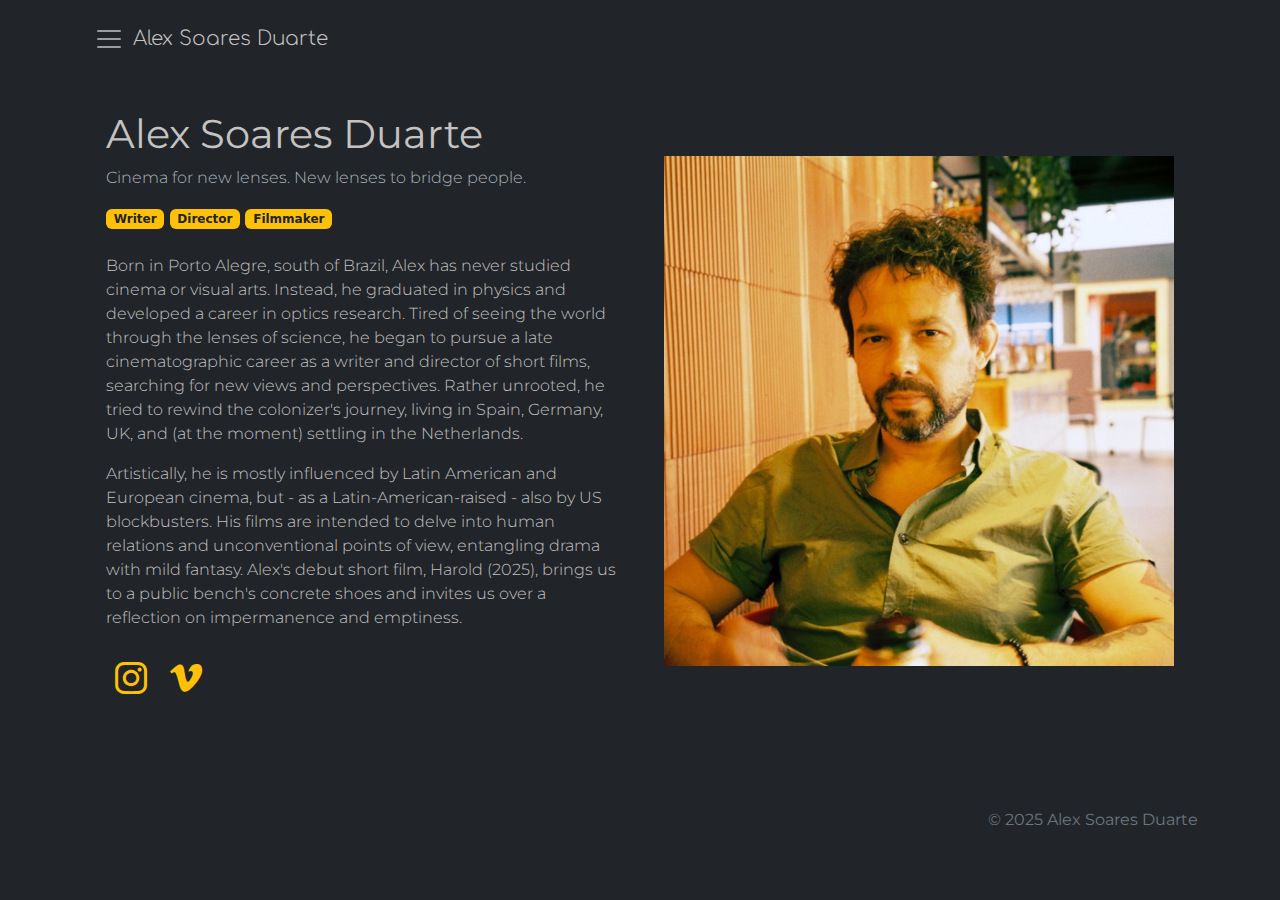
<file: about.html>
<!doctype html>
<html lang="en" data-bs-theme="dark">
<meta charset="utf-8">
<meta name="viewport" content="width=device-width, initial-scale=1">
<meta name="description" content="filmmaker">
<meta name="author" content="Alex Soares duarte">
<meta name="generator" content="Alex Soares Duarte">
<title>Alex Soares Duarte</title>

<head>
  <link rel="canonical" href="https://leaxsd.com/">
  <link rel="preconnect" href="https://fonts.googleapis.com">
  <link rel="preconnect" href="https://fonts.gstatic.com" crossorigin>
  <link href="https://fonts.googleapis.com/css2?family=Comfortaa:wght@300..700&family=DM+Serif+Display:ital@0;1&family=Montserrat:ital,wght@0,100..900;1,100..900&family=Roboto+Condensed:ital,wght@0,100..900;1,100..900&display=swap" rel="stylesheet">

  <link rel="icon" type="image/x-icon" href="../img/favicon.ico">
  <link rel="stylesheet" href="css/styles.css">

  <!-- Bootstrap Font Icon CSS -->
  <link rel="stylesheet" href="https://cdn.jsdelivr.net/npm/bootstrap-icons@1.11.3/font/bootstrap-icons.min.css">
  <link href="./assets/dist/css/bootstrap.min.css" rel="stylesheet">

</head>

<body data-bs-theme="dark">
  <main data-bs-theme="dark">
    
    <div class="container py-4">

      <div class="container">

        <button class="navbar-toggler" type="button" data-bs-toggle="offcanvas" data-bs-target="#offcanvasExample" aria-controls="offcanvasExample">
          <span class="navbar-toggler-icon fs-5"></span>
        </button>  
        
        <a class="head-title align-middle fs-5 m-1"> Alex Soares Duarte </a>
        
      </div>
      
      <!-- off-canvas  -->

      <div class="offcanvas offcanvas-start" tabindex="-1" id="offcanvasExample" aria-labelledby="offcanvasExampleLabel" style="--bs-offcanvas-width: 12rem;">
        
        <div>
          <h5 class="offcanvas-header"> @leaxsd </h5>
        </div>

        <div class="d-flex justify-content-center">
            <a href="mailto:leaxsd@gmail.com" class="bi bi-envelope h4 me-3"></a>
            <a href="https://www.instagram.com/leaxsd/" class="bi bi-instagram h4 me-3"></a>
            <a href="https://www.vimeo.com/leaxsd/" class="bi bi-vimeo h4 me-3"></a>   
        </div>
        
        <div>

          <a href="index.html" class="offcanvas-item d-flex ">
            <h5 class="offcanvas-header"> Films </h5>
          </a>
  
          <a href="about.html" class="active offcanvas-item d-flex"> 
            <h5 class="offcanvas-header"> About </h5>
          </a>

        </div>

      </div>
            
      <!-- Harold Hero -->

      <div class="container col-xxl-8 px-4 py-2" id="harold">
        <div class="row flex-lg-row-reverse align-items-center g-5 py-5">
          <div class="col-10 col-sm-8 col-lg-6">
            
            <img src="img/alex.jpeg" class="img-fluid" alt="Alex Soares Duarte">

          </div>

          <div class="col-lg-6">

            <h1 class="display-6 montserrat fw-normal">Alex Soares Duarte </h1>
            <p class="montserrat text-muted"> Cinema for new lenses. New lenses to bridge people. </p>
            
            <span class="badge bg-warning text-dark">Writer</span>
            <span class="badge bg-warning text-dark">Director</span>
            <span class="badge bg-warning text-dark">Filmmaker</span>

            <p class="montserrat mt-4">
              Born in Porto Alegre, south of Brazil, Alex has never studied cinema or visual arts. Instead, he graduated in physics and developed a career in optics research. Tired of seeing the world through the lenses of science, he began to pursue a late cinematographic career as a writer and director of short films, searching for new views and perspectives. Rather unrooted, he tried to rewind the colonizer's journey, living in Spain, Germany, UK, and (at the moment) settling in the Netherlands.
            </p>
            
            <p class="montserrat mt-3">
              Artistically, he is mostly influenced by Latin American and European cinema, but - as a Latin-American-raised - also by US blockbusters. His films are intended to delve into human relations and unconventional points of view, entangling drama with mild fantasy. Alex's debut short film, Harold (2025), brings us to a public bench's concrete shoes and invites us over a reflection on impermanence and emptiness.
            </p>

            <div class="d-inline-block">

              <a href="https://www.instagram.com/leaxsd/" target="_blank" title="@leaxsd"><button type="button" class="btn text-warning bi bi-instagram fs-2 btn-lg px-2"></button></a>

              <a href="https://www.vimeo.com/leaxsd" target="_blank" title="Alex Vimeo"><button type="button" class="btn text-warning bi bi-vimeo fs-2 btn-lg px-2"> </button></a> 

              
            </div>

          </div>
        </div>
      </div>

      <!-- Harold here end -->

      <!-- <div class="b-divider mt-4"></div> -->
      
      <footer class="footer-text d-flex mt-4 justify-content-end">
        <p class="montserrat mt-3 fs-6 fw-normal text-secondary"> &copy; 2025 Alex Soares Duarte </p>
      </footer>

    </div>

  

  </main>
  <script src="./assets/dist/js/bootstrap.bundle.min.js"></script>

</body>

</html>
</file>
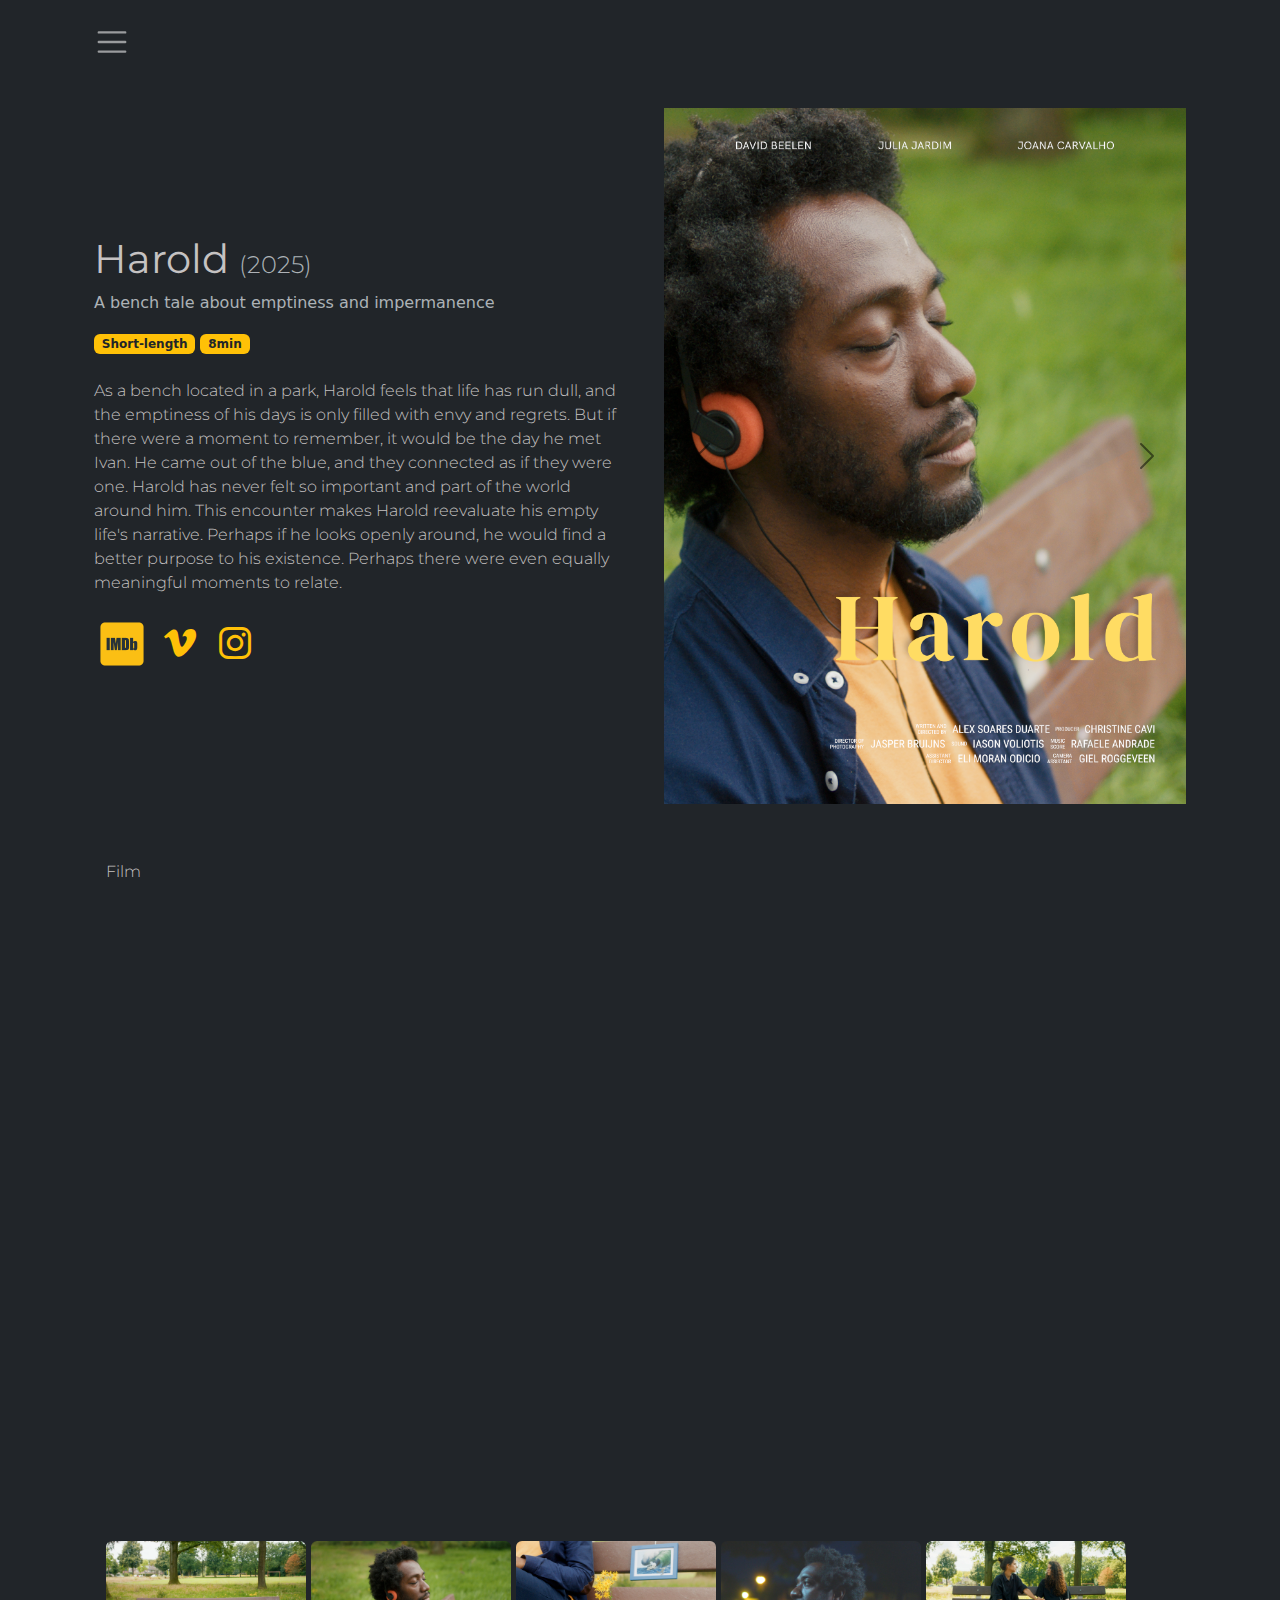
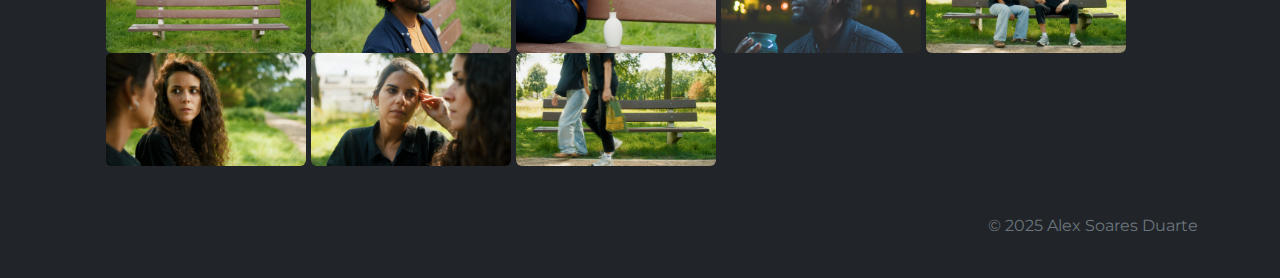
<file: harold.html>
<!doctype html>
<html lang="en" data-bs-theme="dark">
<meta charset="utf-8">
<meta name="viewport" content="width=device-width, initial-scale=1">
<meta name="description" content="filmmaker">
<meta name="author" content="Alex Soares duarte">
<meta name="generator" content="Alex Soares Duarte">
<title>Alex Soares Duarte</title>

<head>
  <link rel="canonical" href="https://leaxsd.com/">
  <link rel="preconnect" href="https://fonts.googleapis.com">
  <link rel="preconnect" href="https://fonts.gstatic.com" crossorigin>
  <link href="https://fonts.googleapis.com/css2?family=Comfortaa:wght@300..700&family=DM+Serif+Display:ital@0;1&family=Montserrat:ital,wght@0,100..900;1,100..900&family=Roboto+Condensed:ital,wght@0,100..900;1,100..900&display=swap" rel="stylesheet">

  <link rel="icon" type="image/x-icon" href="../img/favicon.ico">
  <link rel="stylesheet" href="css/styles.css">

  <!-- Bootstrap Font Icon CSS -->
  <link rel="stylesheet" href="https://cdn.jsdelivr.net/npm/bootstrap-icons@1.11.3/font/bootstrap-icons.min.css">
  <link href="./assets/dist/css/bootstrap.min.css" rel="stylesheet">

</head>

<body data-bs-theme="dark">
  <main data-bs-theme="dark">

    <div class="container py-4">

      <div class="container">

        <button class="navbar-toggler" type="button" data-bs-toggle="offcanvas" data-bs-target="#offcanvasExample" aria-controls="offcanvasExample">
          <span class="navbar-toggler-icon fs-4"></span>
        </button>  
        
        <!-- <a class="head-title align-middle fs-5 m-1"> Alex Soares Duarte </a> -->
        
      </div>

      <!-- off-canvas  -->

      <div class="offcanvas offcanvas-start" tabindex="-1" id="offcanvasExample" aria-labelledby="offcanvasExampleLabel" style="--bs-offcanvas-width: 12rem;">
        
        <div>
          <h5 class="offcanvas-header"> @leaxsd </h5>
        </div>

        <div class="d-flex justify-content-center">
            <a href="mailto:leaxsd@gmail.com" class="bi bi-envelope h4 me-3"></a>
            <a href="https://www.instagram.com/leaxsd/" class="bi bi-instagram h4 me-3"></a>
            <a href="https://www.vimeo.com/leaxsd/" class="bi bi-vimeo h4 me-3"></a>   
        </div>
        
        <div>

          <a href="index.html" class="offcanvas-item d-flex ">
            <h5 class="offcanvas-header"> About </h5>
          </a>
  
          <a href="harold.html" class="active offcanvas-item d-flex"> 
            <h5 class="offcanvas-header"> Harold </h5>
          </a>

        </div>
      
      </div>
            
      <!-- Harold Hero -->

      <div class="container col-xxl-8" id="harold">
        <div class="row flex-lg-row-reverse align-items-center g-5 py-5">
          <div class="col-10 col-sm-8 col-lg-6">
            <!-- Poster carousel -->
            <div id="carouselExample" class="carousel slide carousel-fade" data-bs-ride="carousel">
              <div class="carousel-inner">
                <div class="carousel-item active">
                  <a href="img/poster_01.png" target="_blank">
                    <img src="img/poster_01.png" class="d-block mx-lg-auto img-fluid" width="700" height="500" loading="lazy" alt="...">
                  </a>
                </div>
                <div class="carousel-item">
                  <a href="img/poster_02.png" target="_blank">
                    <img src="img/poster_02.png" class="d-block mx-lg-auto img-fluid" width="700" height="500" loading="lazy" alt="...">
                  </a>
                </div>
              </div>
              <button class="carousel-control-prev" type="button" data-bs-target="#carouselExample" data-bs-slide="prev">
                <span class="carousel-control-prev-icon" aria-hidden="true"></span>
                <span class="visually-hidden">Previous</span>
              </button>
              <button class="carousel-control-next" type="button" data-bs-target="#carouselExample" data-bs-slide="next">
                <span class="carousel-control-next-icon" aria-hidden="true"></span>
                <span class="visually-hidden">Next</span>
              </button>
            </div>
            <!-- Poster carousel end -->
          </div>

          <div class="col-lg-6">

            <h1 class="display-6 montserrat fw-normal">Harold <small class="text-muted fs-4 fw-light">(2025)</small></h1>

            <p class="text-muted fs-6 fw-light"> A bench tale about emptiness and impermanence </p>

            <span class="badge bg-warning text-dark">Short-length</span>
            <span class="badge bg-warning text-dark">8min</span>

            <p class="montserrat mt-4">
              As a bench located in a park, Harold feels that life has run dull, and the emptiness of his days is only filled with envy and regrets. But if there were a moment to remember, it would be the day he met Ivan. He came out of the blue, and they connected as if they were one. Harold has never felt so important and part of the world around him. This encounter makes Harold reevaluate his empty life's narrative. Perhaps if he looks openly around, he would find a better purpose to his existence. Perhaps there were even equally meaningful moments to relate.
            </p>
            
            <div class="d-inline-block">

              <a href="https://www.imdb.com/title/tt35289750/" target="_blank" title="IMDB profile"><img src="img/imdb.png" class="img-fluid px-1"></a>
              
              <a href="https://www.vimeo.com/leaxsd/harold-teaser" target="_blank" title="Harold teaser"><button type="button" class="btn text-warning bi bi-vimeo fs-2 btn-lg px-2"> </button></a> 

              <a href="https://www.instagram.com/harold.film/" target="_blank" title="@harold.film"><button type="button" class="btn text-warning bi bi-instagram fs-2 btn-lg px-2"></button></a>
              
            </div>

          </div>
        </div>
      </div>


      <div class="container-fluid col-xxl-8 px-4 py-2" id="Teaser">
        <!-- Vimeo -->
        <p class="montserrat">Film</p>
        <div style="padding:56.25% 0 0 0;position:relative;"><iframe src="https://player.vimeo.com/video/1045007066?badge=0&amp;autopause=0&amp;player_id=0&amp;app_id=58479" frameborder="0" allow="autoplay; fullscreen; picture-in-picture; clipboard-write; encrypted-media; web-share" referrerpolicy="strict-origin-when-cross-origin" style="position:absolute;top:0;left:0;width:100%;height:100%;" title="Harold"></iframe></div><script src="https://player.vimeo.com/api/player.js"></script>
      </div>
    
      <!-- Stills -->
      <br>

      <div class="container-fluid col-xxl-8 px-4 py-2" id="stills">

        <a href="img/harold.jpg" target="_blank" style="text-decoration: none;">
          <img src="img/harold.jpg" class="rounded img-fluid" width="200" height="200" alt="Harold">
        </a>

        <a href="img/Ivan_01.jpg" target="_blank" style="text-decoration: none;">
          <img src="img/Ivan_01.jpg" class="rounded img-fluid" width="200" height="200" alt="Ivan">
        </a>

        <a href="img/flowers.jpg" target="_blank" style="text-decoration: none;">
          <img src="img/flowers.jpg" class="rounded img-fluid" width="200" height="200" alt="Flowers">
        </a>

        <a href="img/Ivan_02.jpg" target="_blank" style="text-decoration: none;">
          <img src="img/Ivan_02.jpg" class="rounded img-fluid" width="200" height="200" alt="Ivan">
        </a>

        <a href="img/jujo.jpg" target="_blank" style="text-decoration: none;">
          <img src="img/jujo.jpg" class="rounded img-fluid" width="200" height="200" alt="Julia & Joana">
        </a>

        <a href="img/jo.jpg" target="_blank" style="text-decoration: none;">
          <img src="img/jo.jpg" class="rounded img-fluid" width="200" height="200" alt="Joana">
        </a>

        <a href="img/ju.jpg" target="_blank" style="text-decoration: none;">
          <img src="img/ju.jpg" class="rounded img-fluid" width="200" height="200" alt="Julia">
        </a>

        <a href="img/jujo_go.jpg" target="_blank" style="text-decoration: none;">
          <img src="img/jujo_go.jpg" class="rounded img-fluid" width="200" height="200" alt="Julia & Joana">
        </a>

      </div>
      

      <!-- Footer -->
      <footer class="footer-text d-flex mt-4 justify-content-end">
        <p class="montserrat mt-3 fs-6 fw-normal text-secondary"> &copy; 2025 Alex Soares Duarte </p>
      </footer>

    </div>

  </main>

  <script src="./assets/dist/js/bootstrap.bundle.min.js"></script>

</body>

</html>
</file>
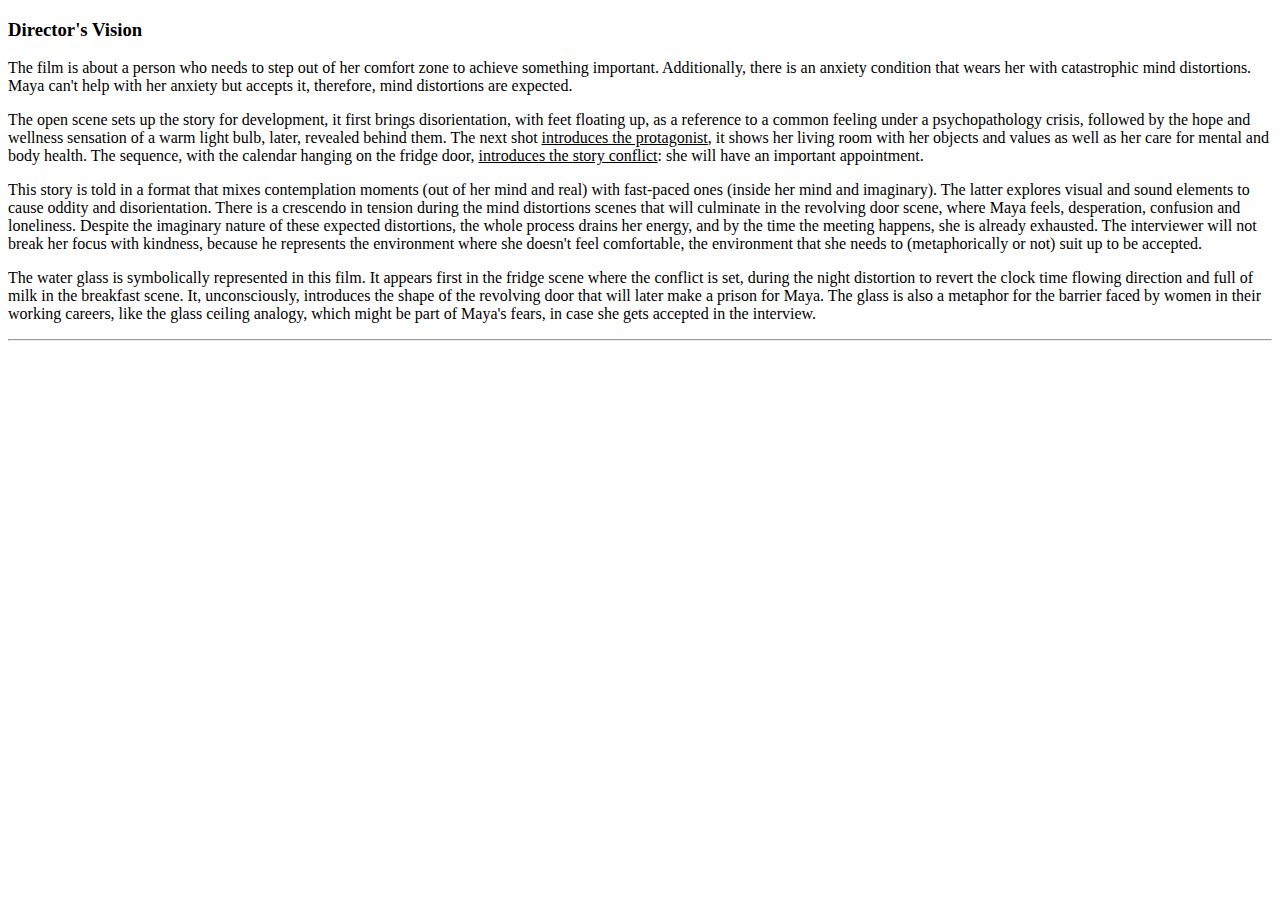
<file: mu/MU_director_vision.html>
<!doctype html>
<html>
<head>
<meta charset='UTF-8'><meta name='viewport' content='width=device-width initial-scale=1'>
<title>MU_director_vision</title>
</head>
<body><h3 id='directors-vision'>Director&#39;s Vision</h3>
<p>The film is about a person who needs to step out of her comfort zone to achieve something important. Additionally, there is an anxiety condition that wears her with catastrophic mind distortions. Maya can&#39;t help with her anxiety but accepts it, therefore, mind distortions are expected.</p>
<p>The open scene sets up the story for development, it first brings disorientation, with feet floating up, as a reference to a common feeling under a psychopathology crisis, followed by the hope and wellness sensation of a warm light bulb, later, revealed behind them. The next shot <u>introduces the protagonist</u>, it shows her living room with her objects and values as well as her care for mental and body health. The sequence, with the calendar hanging on the fridge door, <u>introduces the story conflict</u>: she will have an important appointment.</p>
<p>This story is told in a format that mixes contemplation moments (out of her mind and real) with fast-paced ones (inside her mind and imaginary). The latter explores visual and sound elements to cause oddity and disorientation. There is a crescendo in tension during the mind distortions scenes that will culminate in the revolving door scene, where Maya feels, desperation, confusion and loneliness. Despite the imaginary nature of these expected distortions, the whole process drains her energy, and by the time the meeting happens, she is already exhausted. The interviewer will not break her focus with kindness, because he represents the environment where she doesn&#39;t feel comfortable, the environment that she needs to (metaphorically or not) suit up to be accepted.</p>
<p>The water glass is symbolically represented in this film. It appears first in the fridge scene where the conflict is set, during the night distortion to revert the clock time flowing direction and full of milk in the breakfast scene. It, unconsciously, introduces the shape of the revolving door that will later make a prison for Maya. The glass is also a metaphor for the barrier faced by women in their working careers, like the glass ceiling analogy, which might be part of Maya&#39;s fears, in case she gets accepted in the interview.</p>
<hr />
<p>&nbsp;</p>
</body>
</html>
</file>
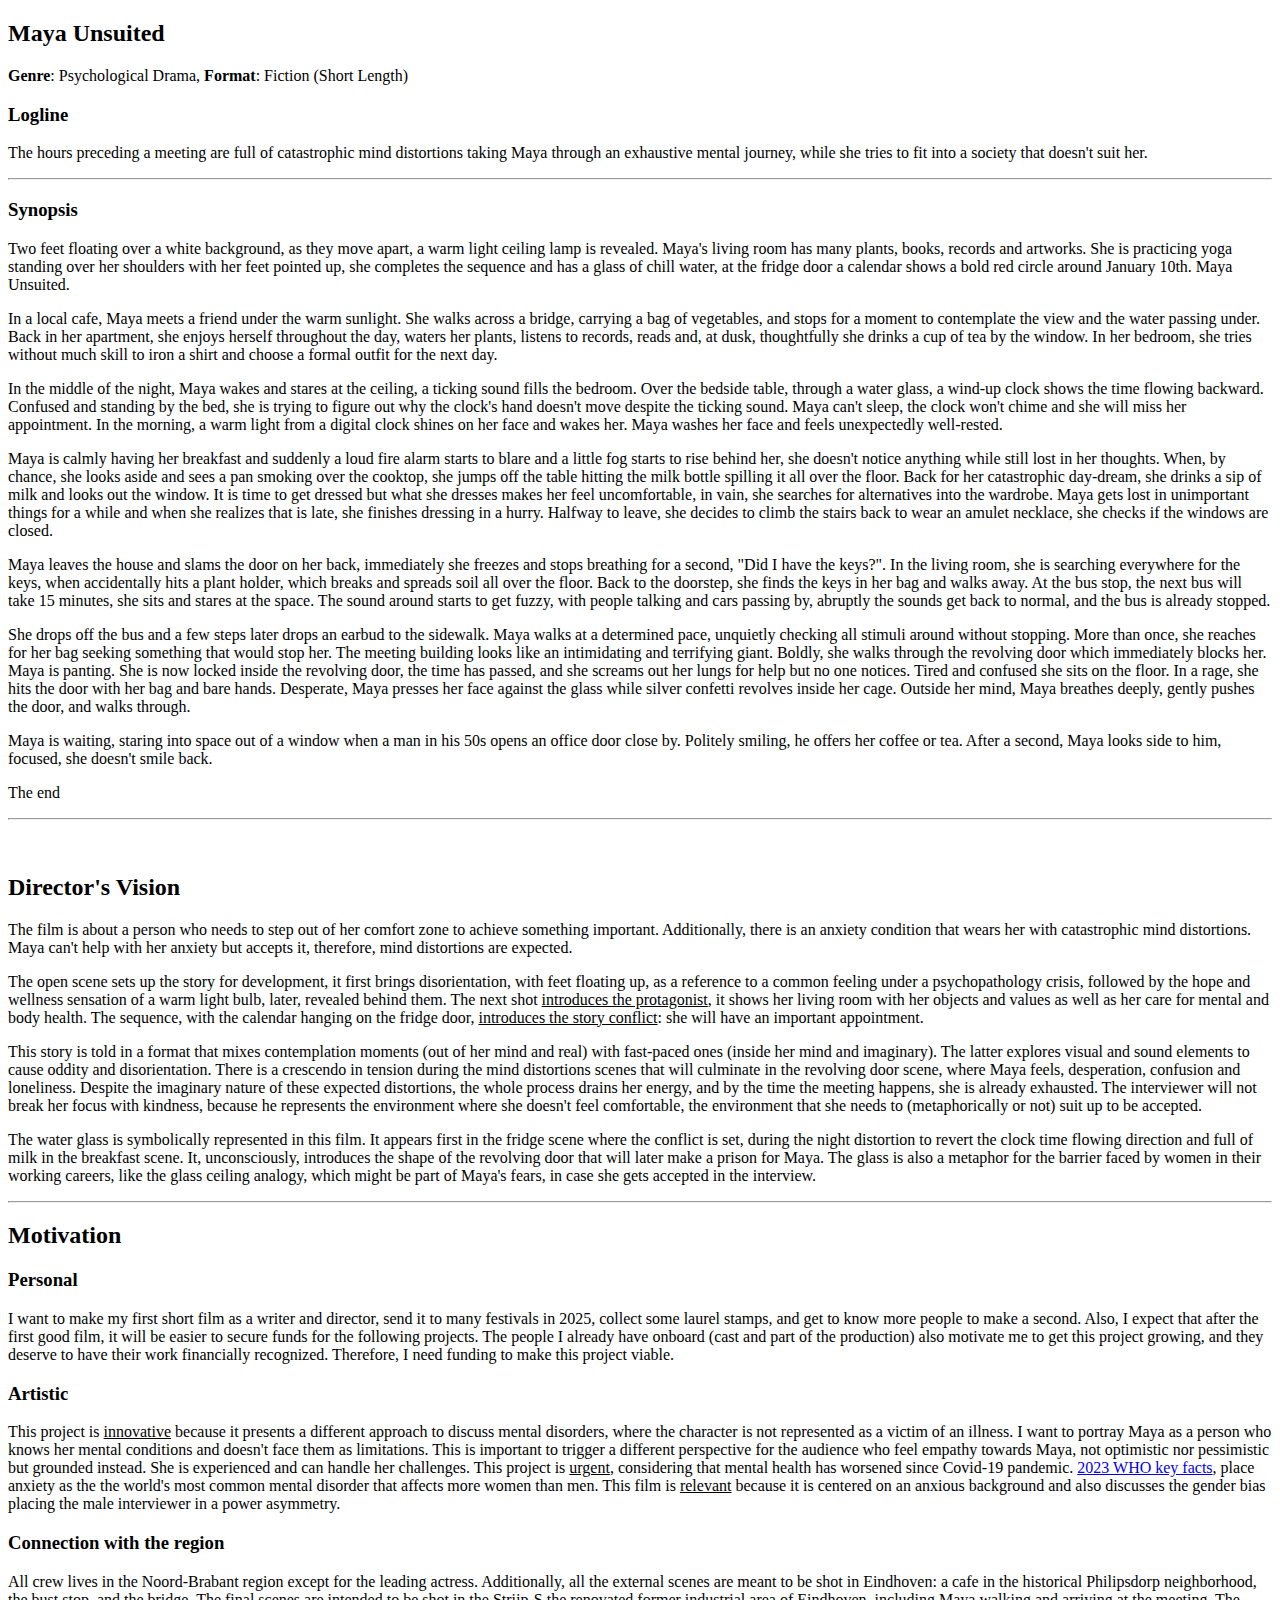
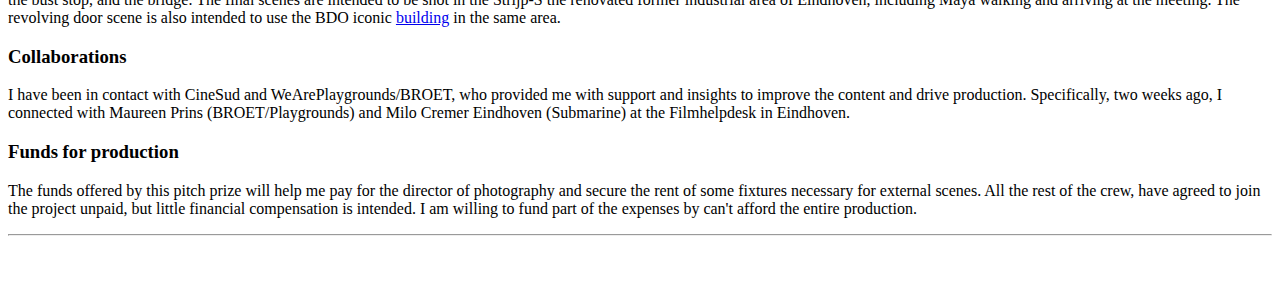
<file: mu/MU_synopsis.html>
<!doctype html>
<html>
<head>
<meta charset='UTF-8'><meta name='viewport' content='width=device-width initial-scale=1'>
<title>MU_synopsis</title>
</head>
<body><h2 id='maya-unsuited'>Maya Unsuited</h2>
<p><strong>Genre</strong>: Psychological Drama, <strong>Format</strong>: Fiction (Short Length)</p>
<h3 id='logline'>Logline</h3>
<p>The hours preceding a meeting are full of catastrophic mind distortions taking Maya through an exhaustive mental journey, while she tries to fit into a society that doesn&#39;t suit her.</p>
<hr />
<h3 id='synopsis'>Synopsis</h3>
<p>Two feet floating over a white background, as they move apart, a warm light ceiling lamp is revealed. Maya&#39;s living room has many plants, books, records and artworks. She is practicing yoga standing over her shoulders with her feet pointed up, she completes the sequence and has a glass of chill water, at the fridge door a calendar shows a bold red circle around January 10th. Maya Unsuited. </p>
<p>In a local cafe, Maya meets a friend under the warm sunlight. She walks across a bridge, carrying a bag of vegetables, and stops for a moment to contemplate the view and the water passing under. Back in her apartment, she enjoys herself throughout the day, waters her plants, listens to records, reads and, at dusk, thoughtfully she drinks a cup of tea by the window. In her bedroom, she tries without much skill to iron a shirt and choose a formal outfit for the next day. </p>
<p>In the middle of the night, Maya wakes and stares at the ceiling, a ticking sound fills the bedroom. Over the bedside table, through a water glass, a wind-up clock shows the time flowing backward. Confused and standing by the bed, she is trying to figure out why the clock&#39;s hand doesn&#39;t move despite the ticking sound. Maya can&#39;t sleep, the clock won&#39;t chime and she will miss her appointment. In the morning, a warm light from a digital clock shines on her face and wakes her. Maya washes her face and feels unexpectedly well-rested. </p>
<p>Maya is calmly having her breakfast and suddenly a loud fire alarm starts to blare and a little fog starts to rise behind her, she doesn&#39;t notice anything while still lost in her thoughts. When, by chance, she looks aside and sees a pan smoking over the cooktop, she jumps off the table hitting the milk bottle spilling it all over the floor. Back for her catastrophic day-dream, she drinks a sip of milk and looks out the window. It is time to get dressed but what she dresses makes her feel uncomfortable, in vain, she searches for alternatives into the wardrobe. Maya gets lost in unimportant things for a while and when she realizes that is late, she finishes dressing in a hurry. Halfway to leave, she decides to climb the stairs back to wear an amulet necklace, she checks if the windows are closed.</p>
<p>Maya leaves the house and slams the door on her back, immediately she freezes and stops breathing for a second, &quot;Did I have the keys?&quot;. In the living room, she is searching everywhere for the keys, when accidentally hits a plant holder, which breaks and spreads soil all over the floor. Back to the doorstep, she finds the keys in her bag and walks away. At the bus stop, the next bus will take 15 minutes, she sits and stares at the space. The sound around starts to get fuzzy, with people talking and cars passing by, abruptly the sounds get back to normal, and the bus is already stopped.</p>
<p>She drops off the bus and a few steps later drops an earbud to the sidewalk. Maya walks at a determined pace, unquietly checking all stimuli around without stopping. More than once, she reaches for her bag seeking something that would stop her. The meeting building looks like an intimidating and terrifying giant. Boldly, she walks through the revolving door which immediately blocks her. Maya is panting. She is now locked inside the revolving door, the time has passed, and she screams out her lungs for help but no one notices. Tired and confused she sits on the floor. In a rage, she hits the door with her bag and bare hands. Desperate, Maya presses her face against the glass while silver confetti revolves inside her cage. Outside her mind, Maya breathes deeply, gently pushes the door, and walks through.</p>
<p>Maya is waiting, staring into space out of a window when a man in his 50s opens an office door close by. Politely smiling, he offers her coffee or tea. After a second, Maya looks side to him, focused, she doesn&#39;t smile back. </p>
<p>The end</p>
<hr />
<p>&nbsp;</p>
<h2 id='directors-vision'>Director&#39;s Vision</h2>
<p>The film is about a person who needs to step out of her comfort zone to achieve something important. Additionally, there is an anxiety condition that wears her with catastrophic mind distortions. Maya can&#39;t help with her anxiety but accepts it, therefore, mind distortions are expected.</p>
<p>The open scene sets up the story for development, it first brings disorientation, with feet floating up, as a reference to a common feeling under a psychopathology crisis, followed by the hope and wellness sensation of a warm light bulb, later, revealed behind them. The next shot <u>introduces the protagonist</u>, it shows her living room with her objects and values as well as her care for mental and body health. The sequence, with the calendar hanging on the fridge door, <u>introduces the story conflict</u>: she will have an important appointment.</p>
<p>This story is told in a format that mixes contemplation moments (out of her mind and real) with fast-paced ones (inside her mind and imaginary). The latter explores visual and sound elements to cause oddity and disorientation. There is a crescendo in tension during the mind distortions scenes that will culminate in the revolving door scene, where Maya feels, desperation, confusion and loneliness. Despite the imaginary nature of these expected distortions, the whole process drains her energy, and by the time the meeting happens, she is already exhausted. The interviewer will not break her focus with kindness, because he represents the environment where she doesn&#39;t feel comfortable, the environment that she needs to (metaphorically or not) suit up to be accepted.</p>
<p>The water glass is symbolically represented in this film. It appears first in the fridge scene where the conflict is set, during the night distortion to revert the clock time flowing direction and full of milk in the breakfast scene. It, unconsciously, introduces the shape of the revolving door that will later make a prison for Maya. The glass is also a metaphor for the barrier faced by women in their working careers, like the glass ceiling analogy, which might be part of Maya&#39;s fears, in case she gets accepted in the interview.</p>
<hr />
<div style="page-break-after: always;"></div>
<h2 id='motivation'>Motivation</h2>
<h3 id='personal'>Personal</h3>
<p>I want to make my first short film as a writer and director, send it to many festivals in 2025, collect some laurel stamps, and get to know more people to make a second. Also, I expect that after the first good film, it will be easier to secure funds for the following projects. The people I already have onboard (cast and part of the production) also motivate me to get this project growing, and they deserve to have their work financially recognized. Therefore, I need funding to make this project viable.</p>
<h3 id='artistic'>Artistic</h3>
<p>This project is <u>innovative</u> because it presents a different approach to discuss mental disorders, where the character is not represented as a victim of an illness. I want to portray Maya as a person who knows her mental conditions and doesn&#39;t face them as limitations. This is important to trigger a different perspective for the audience who feel empathy towards Maya, not optimistic nor pessimistic but grounded instead. She is experienced and can handle her challenges. This project is <u>urgent</u>, considering that mental health has worsened since Covid-19 pandemic. <a href='https://www.who.int/news-room/fact-sheets/detail/anxiety-disorders'>2023 WHO key facts</a>, place anxiety as the the world&#39;s most common mental disorder that affects more women than men. This film is <u>relevant</u> because it is centered on an anxious background and also discusses the gender bias placing the male interviewer in a power asymmetry.</p>
<h3 id='connection-with-the-region'>Connection with the region</h3>
<p>All crew lives in the Noord-Brabant region except for the leading actress. Additionally, all the external scenes are meant to be shot in Eindhoven: a cafe in the historical Philipsdorp neighborhood, the bust stop, and the bridge. The final scenes are intended to be shot in the Strijp-S the renovated former industrial area of Eindhoven, including Maya walking and arriving at the meeting. The revolving door scene is also intended to use the BDO iconic <a href='https://architectenweb.nl/nieuws/artikel.aspx?id=52159'>building</a> in the same area.</p>
<h3 id='collaborations'>Collaborations</h3>
<p>I have been in contact with CineSud and WeArePlaygrounds/BROET, who provided me with support and insights to improve the content and drive production. Specifically, two weeks ago, I connected with Maureen Prins (BROET/Playgrounds) and Milo Cremer Eindhoven (Submarine) at the Filmhelpdesk in Eindhoven.</p>
<h3 id='funds-for-production'>Funds for production</h3>
<p>The funds offered by this pitch prize will help me pay for the director of photography and secure the rent of some fixtures necessary for external scenes. All the rest of the crew, have agreed to join the project unpaid, but little financial compensation is intended. I am willing to fund part of the expenses by can&#39;t afford the entire production.</p>
<hr />
<p>&nbsp;</p>
</body>
</html>
</file>
<file: eng/css/styles.css>
body {
    font-family: "Montserrat", serif;
    font-optical-sizing: auto;
    font-weight: 100;
    font-style: normal;  
}

.head-title {
    font-family: "Comfortaa", serif;
    font-optical-sizing: auto;
    font-weight: 300;
    font-style: normal;
    vertical-align: bottom;
    text-decoration: none;
    color: rgb(197, 194, 194);
}

.montserrat {
    font-family: "Montserrat", serif;
    font-optical-sizing: auto;
    font-weight: 300;
    font-style: normal;
    color: rgb(197, 194, 194);
}

.roboto {
    font-family: "Roboto Condensed", serif;
    font-optical-sizing: auto;
    font-weight: 100;
    font-style: normal;
    color: rgb(197, 194, 194);
}

.offcanvas-header {
    font-family: "Montserrat", serif;
    font-optical-sizing: auto;
    font-weight: 300;
    font-style: normal;
    margin-left: 1.2rem;
    color: rgb(197, 194, 194);
}

.offcanvas-item {
    font-family: "Montserrat", serif;
    font-optical-sizing: auto;
    font-weight: 400;
    font-style: normal;
    text-decoration: none;
    color: rgb(197, 194, 194);
}

.bi {
    color: rgb(197, 194, 194)!important;
}

.poster-wide {
    width: 405px;
}

.fixed-height {
    max-height: 540px;
}

.b-divider {
    width: 100%;
    height: 3rem;
    background-color: rgba(0, 0, 0, .1);
    border: solid rgba(0, 0, 0, .15);
    border-width: 1px 0;
    box-shadow: inset 0 .5em 1.5em rgba(0, 0, 0, .1), inset 0 .125em .5em rgba(0, 0, 0, .15);
}

a.disabled {
    pointer-events: none;
    cursor: default;
}
</file>
<file: css/styles.css>
body {
    font-family: "Montserrat", serif;
    font-optical-sizing: auto;
    font-weight: 100;
    font-style: normal;  
}

.head-title {
    font-family: "Comfortaa", serif;
    font-optical-sizing: auto;
    font-weight: 300;
    font-style: normal;
    vertical-align: bottom;
    text-decoration: none;
    color: rgb(197, 194, 194);
}

.montserrat {
    font-family: "Montserrat", serif;
    font-optical-sizing: auto;
    font-weight: 300;
    font-style: normal;
    color: rgb(197, 194, 194);
}

.roboto {
    font-family: "Roboto Condensed", serif;
    font-optical-sizing: auto;
    font-weight: 100;
    font-style: normal;
    color: rgb(197, 194, 194);
}

.offcanvas-header {
    font-family: "Montserrat", serif;
    font-optical-sizing: auto;
    font-weight: 300;
    font-style: normal;
    margin-left: 1.2rem;
    color: rgb(197, 194, 194);
}

.offcanvas-item {
    font-family: "Montserrat", serif;
    font-optical-sizing: auto;
    font-weight: 400;
    font-style: normal;
    text-decoration: none;
    color: rgb(197, 194, 194);
}

.bi {
    color: rgb(197, 194, 194)!important;
}

.poster-wide {
    width: 405px;
}

.fixed-height {
    max-height: 540px;
}

.b-divider {
    width: 100%;
    height: 3rem;
    background-color: rgba(0, 0, 0, .1);
    border: solid rgba(0, 0, 0, .15);
    border-width: 1px 0;
    box-shadow: inset 0 .5em 1.5em rgba(0, 0, 0, .1), inset 0 .125em .5em rgba(0, 0, 0, .15);
}

a.disabled {
    pointer-events: none;
    cursor: default;
}
</file>
